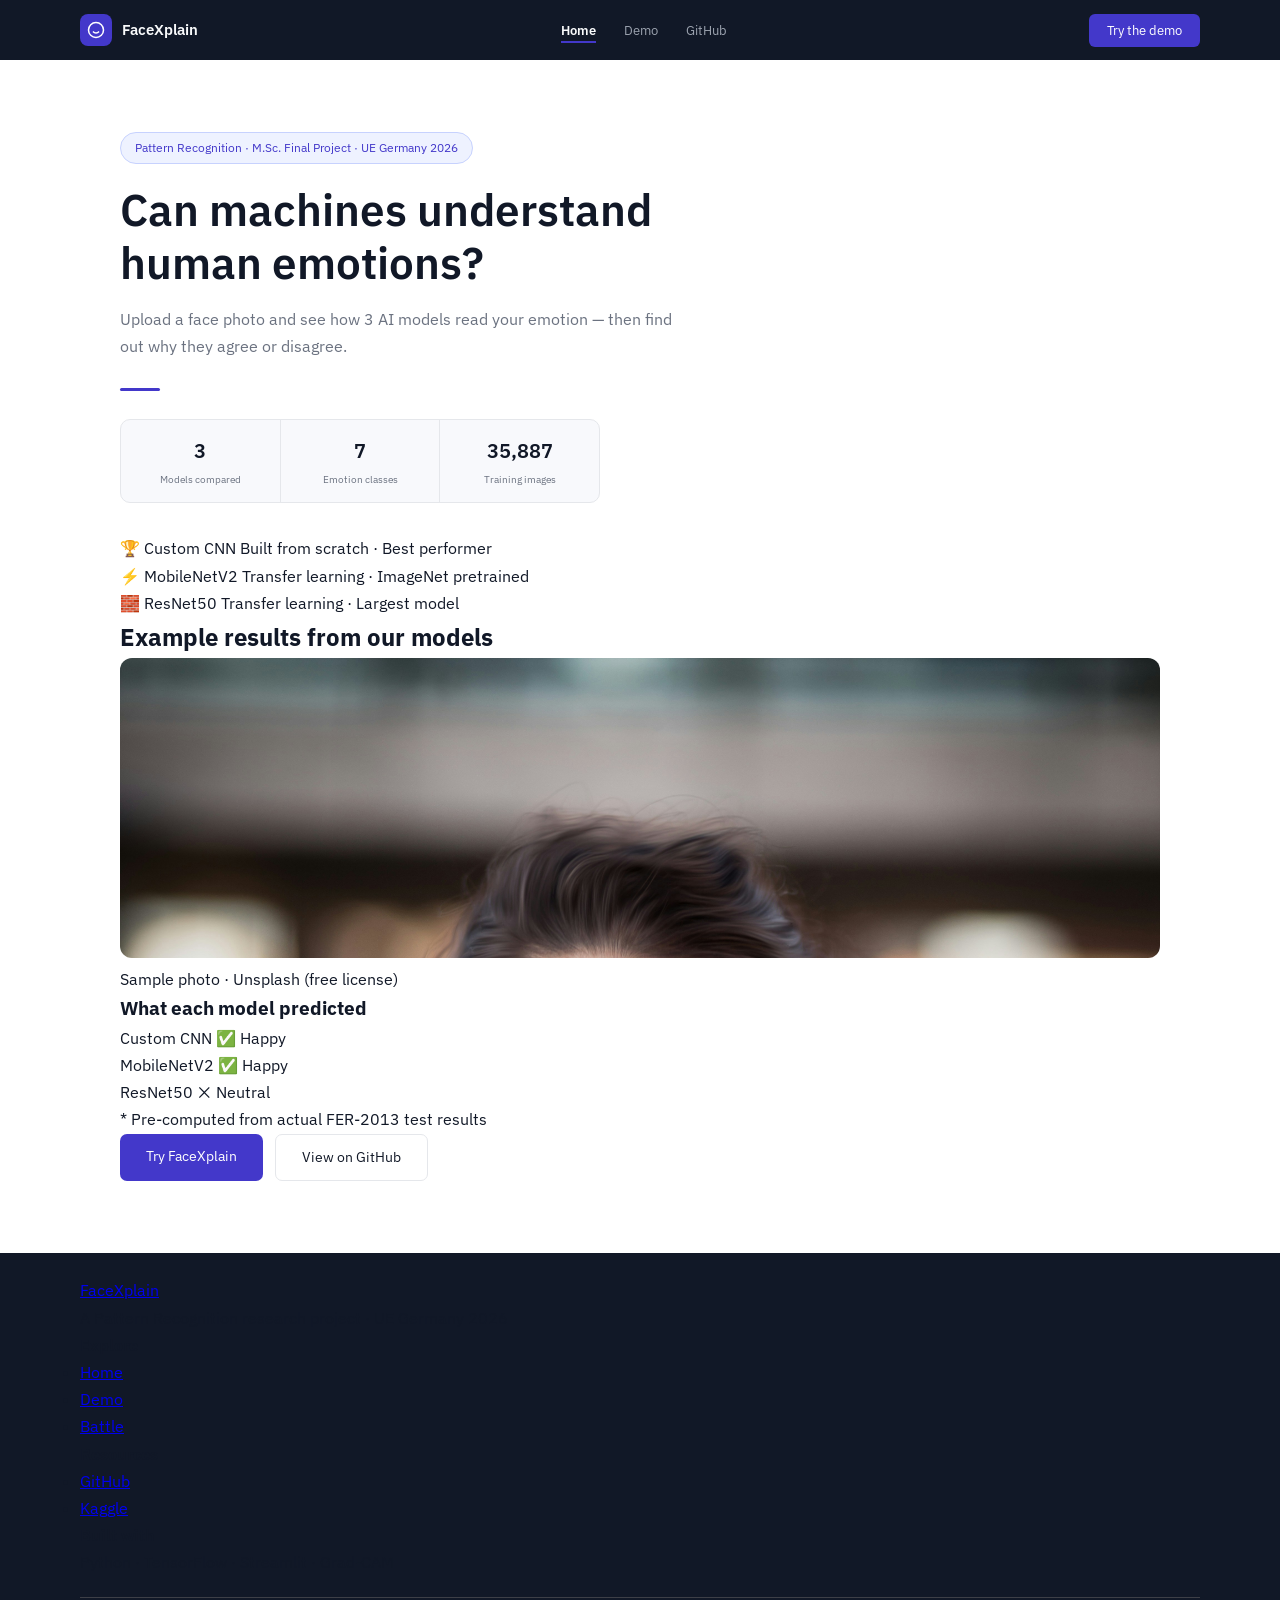
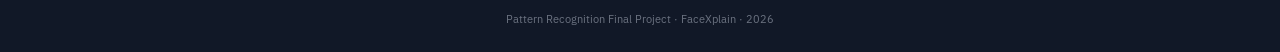
<file: website/index.html>
<!DOCTYPE html>
<html lang="en">
<head>
  <meta charset="UTF-8">
  <meta name="viewport" content="width=device-width, initial-scale=1.0">
  <title>FaceXplain — Facial Expression Recognition</title>
  <link rel="preconnect" href="https://fonts.googleapis.com">
  <link rel="preconnect" href="https://fonts.gstatic.com" crossorigin>
  <link href="https://fonts.googleapis.com/css2?family=IBM+Plex+Sans:wght@400;600&display=swap" rel="stylesheet">
  <link rel="stylesheet" href="styles.css">
</head>
<body>
  <nav>
    <div class="nav-logo">
      <div class="logo-box">
        <svg viewBox="0 0 24 24" fill="none" stroke="currentColor" stroke-width="2" width="18" height="18">
          <circle cx="12" cy="12" r="10"/>
          <path d="M8 14s1.5 2 4 2 4-2 4-2"/>
          <line x1="9" y1="9" x2="9.01" y2="9"/>
          <line x1="15" y1="9" x2="15.01" y2="9"/>
        </svg>
      </div>
      <span class="nav-brand">FaceXplain</span>
    </div>
    <ul class="nav-links">
      <li><a href="index.html">Home</a></li>
      <li><a href="models.html">Models</a></li>
      <li><a href="demo.html">Demo</a></li>
      <li><a href="xai.html">XAI</a></li>
      <li><a href="battle.html">Battle</a></li>
      <li><a href="https://github.com/yadatdtn-ctrl/facial-expression-recognition-framework" target="_blank">GitHub</a></li>
    </ul>
    <button class="nav-cta" onclick="window.location.href='demo.html'">Try the demo</button>
    <button class="hamburger" aria-label="Open menu">
      <span></span><span></span><span></span>
    </button>
  </nav>

  <main>
    <!-- Section 1 — Hero -->
    <div class="section-wrapper hero-wrapper">
      <div class="section hero-section">
        <span class="hero-tag" style="background: #EEF2FF; color: #4338CA; border: 1px solid #C7D2FE;">Pattern Recognition · M.Sc. Final Project · UE Germany 2026</span>
        <h1 class="hero-title">Can machines understand human emotions?</h1>
        <p class="hero-lead">Upload a face photo and see how 3 AI models read your emotion — then find out why they agree or disagree.</p>
        <div class="hero-line"></div>
        <div class="stats-strip">
          <div class="stats-box stats-box--indigo">
            <div class="stats-number">3</div>
            <div class="stats-label">Models compared</div>
          </div>
          <div class="stats-box stats-box--emerald">
            <div class="stats-number">7</div>
            <div class="stats-label">Emotion classes</div>
          </div>
          <div class="stats-box stats-box--amber">
            <div class="stats-number">35,887</div>
            <div class="stats-label">Training images</div>
          </div>
        </div>
        <div class="hero-model-cards">
          <div class="hero-model-card hero-model-card--cnn">
            <span class="hero-model-card-icon" aria-hidden="true">🏆</span>
            <span class="hero-model-card-name">Custom CNN</span>
            <span class="hero-model-card-sub">Built from scratch · Best performer</span>
          </div>
          <div class="hero-model-card hero-model-card--mob">
            <span class="hero-model-card-icon" aria-hidden="true">⚡</span>
            <span class="hero-model-card-name">MobileNetV2</span>
            <span class="hero-model-card-sub">Transfer learning · ImageNet pretrained</span>
          </div>
          <div class="hero-model-card hero-model-card--res">
            <span class="hero-model-card-icon" aria-hidden="true">🧱</span>
            <span class="hero-model-card-name">ResNet50</span>
            <span class="hero-model-card-sub">Transfer learning · Largest model</span>
          </div>
        </div>

        <div class="hero-sample-preview">
          <h2 class="hero-sample-preview-heading">Example results from our models</h2>
          <div class="hero-sample-preview-card">
            <div class="hero-sample-face">
              <div class="hero-sample-face-box">
                <img src="images/sample-happy.jpg" alt="Sample happy face" style="width:100%; height:300px; border-radius:12px; object-fit:cover; object-position:center top;">
              </div>
              <p class="hero-sample-face-label">Sample photo · Unsplash (free license)</p>
            </div>
            <div class="hero-sample-results">
              <h3 class="hero-sample-results-title">What each model predicted</h3>
              <div class="hero-pred-row">
                <div class="hero-pred-header">
                  <span class="hero-pred-dot hero-pred-dot--indigo"></span>
                  <span class="hero-pred-name">Custom CNN</span>
                  <span class="hero-pred-badge hero-pred-badge--ok">✅ Happy</span>
                </div>
                <div class="hero-pred-bar-track">
                  <div class="hero-pred-bar-fill hero-pred-bar-fill--indigo" style="width: 78%"></div>
                </div>
              </div>
              <div class="hero-pred-row">
                <div class="hero-pred-header">
                  <span class="hero-pred-dot hero-pred-dot--emerald"></span>
                  <span class="hero-pred-name">MobileNetV2</span>
                  <span class="hero-pred-badge hero-pred-badge--ok">✅ Happy</span>
                </div>
                <div class="hero-pred-bar-track">
                  <div class="hero-pred-bar-fill hero-pred-bar-fill--emerald" style="width: 55%"></div>
                </div>
              </div>
              <div class="hero-pred-row">
                <div class="hero-pred-header">
                  <span class="hero-pred-dot hero-pred-dot--amber"></span>
                  <span class="hero-pred-name">ResNet50</span>
                  <span class="hero-pred-badge hero-pred-badge--bad">❌ Neutral</span>
                </div>
                <div class="hero-pred-bar-track">
                  <div class="hero-pred-bar-fill hero-pred-bar-fill--amber" style="width: 42%"></div>
                </div>
              </div>
              <p class="hero-sample-note">* Pre-computed from actual FER-2013 test results</p>
            </div>
          </div>
        </div>

        <div class="hero-actions">
          <a href="https://yada-ctrl-facexplain-demo.hf.space" class="btn-primary" target="_blank" rel="noopener noreferrer">Try FaceXplain</a>
          <a href="https://github.com/yadatdtn-ctrl/facial-expression-recognition-framework" class="btn-secondary" target="_blank">View on GitHub</a>
        </div>
      </div>
    </div>
  </main>

  <footer class="site-footer">
    <div class="footer-main">
      <div class="footer-brand">
        <a href="index.html" class="footer-logo">FaceXplain</a>
        <p class="footer-tagline">A Pattern Recognition research project · UE Germany 2026</p>
      </div>
      <div class="footer-nav">
        <div class="footer-col">
          <h4 class="footer-col-title">Explore</h4>
          <ul class="footer-col-links">
            <li><a href="index.html">Home</a></li>
            <li><a href="demo.html">Demo</a></li>
            <li><a href="battle.html">Battle</a></li>
          </ul>
        </div>
        <div class="footer-col">
          <h4 class="footer-col-title">Resources</h4>
          <ul class="footer-col-links">
            <li><a href="https://github.com/yadatdtn-ctrl/facial-expression-recognition-framework" target="_blank" rel="noopener noreferrer">GitHub</a></li>
            <li><a href="https://www.kaggle.com/code/yadaaaat/facial-expression-recognition-framework" target="_blank" rel="noopener noreferrer">Kaggle</a></li>
          </ul>
        </div>
      </div>
      <div class="footer-built">
        <h4 class="footer-col-title">Built with</h4>
        <p class="footer-stack">Python · TensorFlow · Streamlit · Grad-CAM</p>
      </div>
    </div>
    <div class="footer-bottom">
      Pattern Recognition Final Project · FaceXplain · 2026
    </div>
  </footer>

  <script src="nav.js"></script>
</body>
</html>
</file>
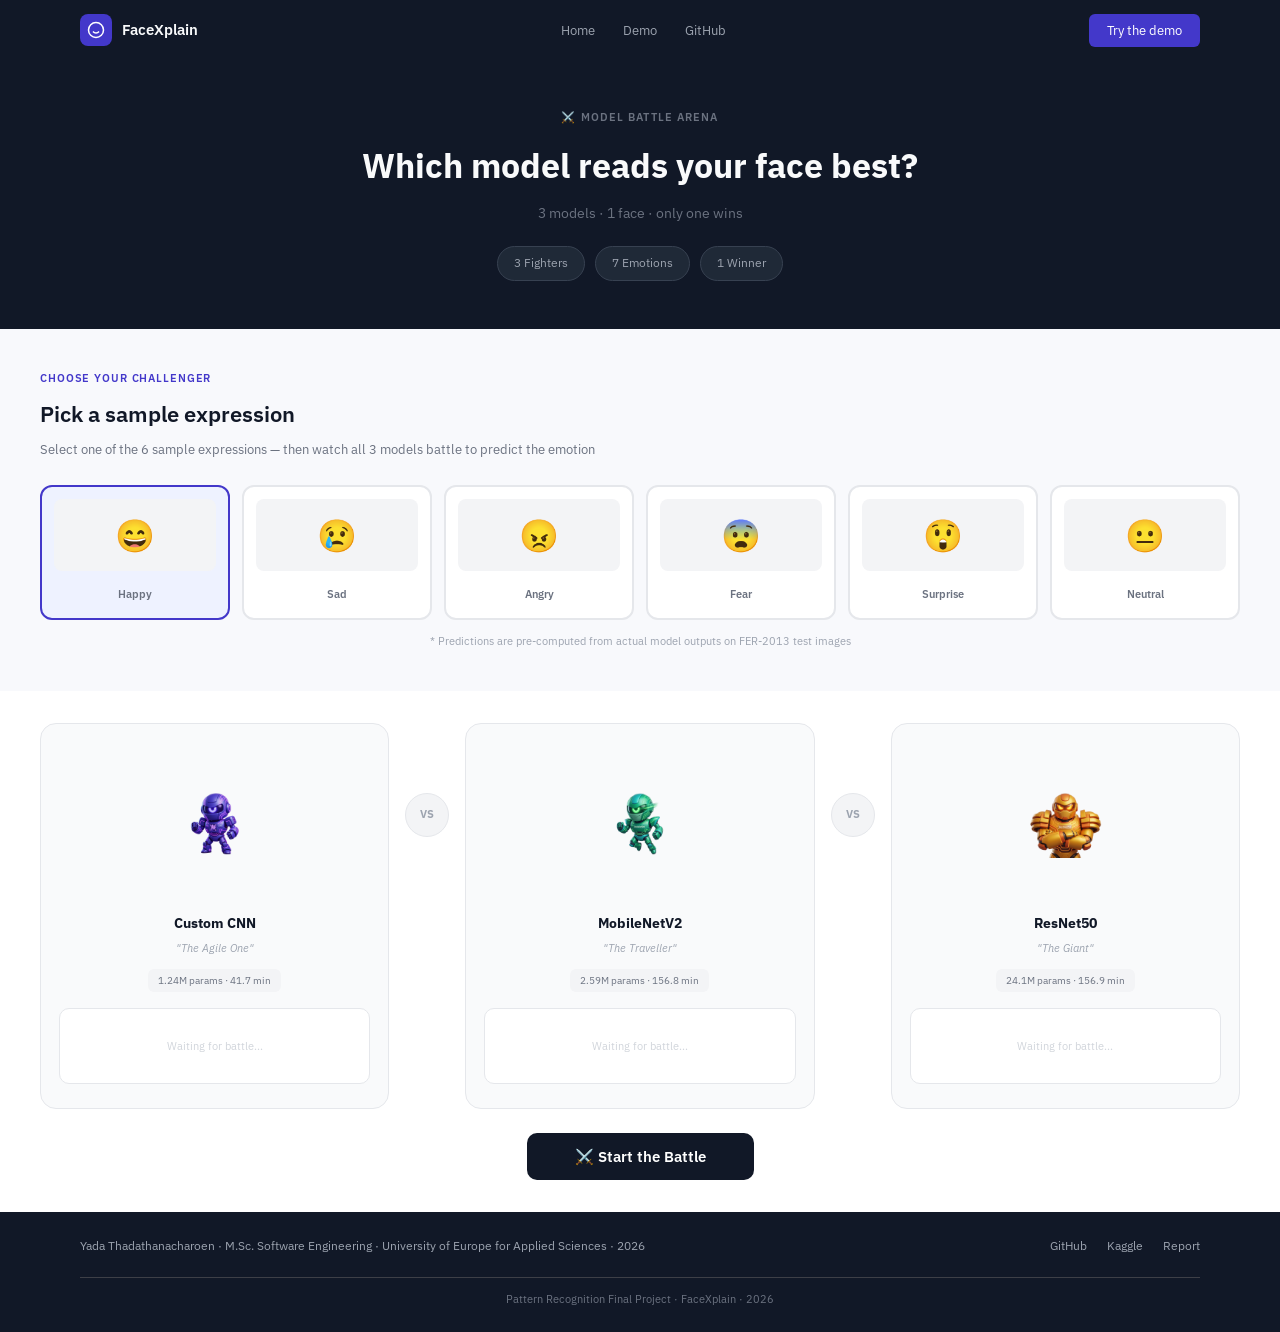
<file: website/battle.html>
<!DOCTYPE html>
<html lang="en">
<head>
  <meta charset="UTF-8">
  <meta name="viewport" content="width=device-width, initial-scale=1.0">
  <title>Model Battle Arena — FaceXplain</title>
  <link rel="preconnect" href="https://fonts.googleapis.com">
  <link rel="preconnect" href="https://fonts.gstatic.com" crossorigin>
  <link href="https://fonts.googleapis.com/css2?family=IBM+Plex+Sans:wght@400;600&display=swap" rel="stylesheet">
  <link rel="stylesheet" href="styles.css">
</head>
<body>
  <nav>
    <div class="nav-logo">
      <div class="logo-box">
        <svg viewBox="0 0 24 24" fill="none" stroke="currentColor" stroke-width="2" width="18" height="18">
          <circle cx="12" cy="12" r="10"/>
          <path d="M8 14s1.5 2 4 2 4-2 4-2"/>
          <line x1="9" y1="9" x2="9.01" y2="9"/>
          <line x1="15" y1="9" x2="15.01" y2="9"/>
        </svg>
      </div>
      <span class="nav-brand">FaceXplain</span>
    </div>
    <ul class="nav-links">
      <li><a href="index.html">Home</a></li>
      <li><a href="models.html">Models</a></li>
      <li><a href="demo.html">Demo</a></li>
      <li><a href="xai.html">XAI</a></li>
      <li><a href="battle.html" class="active">Battle</a></li>
      <li><a href="#" target="_blank">GitHub</a></li>
    </ul>
    <button class="nav-cta" onclick="window.location.href='demo.html'">Try the demo</button>
    <button class="hamburger" aria-label="Open menu">
      <span></span><span></span><span></span>
    </button>
  </nav>

  <main>
    <!-- Section 1 — Arena header -->
    <div class="arena-header">
      <p class="arena-eyebrow">⚔️ MODEL BATTLE ARENA</p>
      <h1 class="arena-title">Which model reads your face best?</h1>
      <p class="arena-subtitle">3 models · 1 face · only one wins</p>
      <div class="arena-stats">
        <span class="arena-stat-pill">3 Fighters</span>
        <span class="arena-stat-pill">7 Emotions</span>
        <span class="arena-stat-pill">1 Winner</span>
      </div>
    </div>

    <!-- Section 2 — Sample selector -->
    <div class="sample-selector">
      <div class="sample-selector-inner">
        <p class="sample-eyebrow">CHOOSE YOUR CHALLENGER</p>
        <h2 class="sample-title">Pick a sample expression</h2>
        <p class="sample-subtitle">Select one of the 6 sample expressions — then watch all 3 models battle to predict the emotion</p>
        <div class="sample-grid">
          <div class="sample-card selected" onclick="selectSample(this, 0)">
            <div class="sample-emoji">😄</div>
            <span class="sample-label">Happy</span>
          </div>
          <div class="sample-card" onclick="selectSample(this, 1)">
            <div class="sample-emoji">😢</div>
            <span class="sample-label">Sad</span>
          </div>
          <div class="sample-card" onclick="selectSample(this, 2)">
            <div class="sample-emoji">😠</div>
            <span class="sample-label">Angry</span>
          </div>
          <div class="sample-card" onclick="selectSample(this, 3)">
            <div class="sample-emoji">😨</div>
            <span class="sample-label">Fear</span>
          </div>
          <div class="sample-card" onclick="selectSample(this, 4)">
            <div class="sample-emoji">😲</div>
            <span class="sample-label">Surprise</span>
          </div>
          <div class="sample-card" onclick="selectSample(this, 5)">
            <div class="sample-emoji">😐</div>
            <span class="sample-label">Neutral</span>
          </div>
        </div>
        <p class="sample-note">* Predictions are pre-computed from actual model outputs on FER-2013 test images</p>
      </div>
    </div>

    <!-- Section 3 — Fighter cards -->
    <div class="fighter-arena">
      <div class="fighter-grid">
        <div class="fighter" id="fighter-cnn">
          <span class="crown">👑</span>
          <div class="fighter-image">
            <img src="images/custom-cnn.png" alt="Custom CNN fighter">
          </div>
          <div class="fighter-name">Custom CNN</div>
          <div class="fighter-nickname">"The Agile One"</div>
          <span class="fighter-params">1.24M params · 41.7 min</span>
          <div class="result-box">
            <span class="result-waiting">Waiting for battle...</span>
          </div>
        </div>

        <div class="vs-col">
          <div class="vs-circle">VS</div>
        </div>

        <div class="fighter" id="fighter-mob">
          <span class="crown">👑</span>
          <div class="fighter-image">
            <img src="images/mobilenet.png" alt="MobileNetV2 fighter">
          </div>
          <div class="fighter-name">MobileNetV2</div>
          <div class="fighter-nickname">"The Traveller"</div>
          <span class="fighter-params">2.59M params · 156.8 min</span>
          <div class="result-box">
            <span class="result-waiting">Waiting for battle...</span>
          </div>
        </div>

        <div class="vs-col">
          <div class="vs-circle">VS</div>
        </div>

        <div class="fighter" id="fighter-res">
          <span class="crown">👑</span>
          <div class="fighter-image">
            <img src="images/resnet50.png" alt="ResNet50 fighter">
          </div>
          <div class="fighter-name">ResNet50</div>
          <div class="fighter-nickname">"The Giant"</div>
          <span class="fighter-params">24.1M params · 156.9 min</span>
          <div class="result-box">
            <span class="result-waiting">Waiting for battle...</span>
          </div>
        </div>
      </div>
    </div>

    <!-- Section 4 — Progress and battle button -->
    <div class="battle-controls">
      <div id="progressWrap" class="progress-wrap">
        <p id="progressLabel" class="progress-label"></p>
        <div class="progress-track">
          <div id="progressFill" class="progress-fill"></div>
        </div>
      </div>
      <button type="button" id="battleBtn" class="battle-btn">⚔️ Start the Battle</button>
    </div>

    <!-- Section 5 — Outcome box -->
    <div id="outcomeBox" class="outcome-box">
      <span class="outcome-crown">🏆</span>
      <h3 id="outcomeTitle" class="outcome-title"></h3>
      <p id="outcomeBody" class="outcome-body"></p>
      <div id="outcomeTags" class="outcome-tags"></div>
    </div>

    <!-- Section 6 — Confidence breakdown -->
    <div id="confidenceBreakdown" class="confidence-breakdown">
      <p class="confidence-eyebrow">BATTLE ANALYSIS</p>
      <h2 class="confidence-title">Confidence Breakdown</h2>
      <p class="confidence-subtitle">How close was the battle? See all 7 emotion scores per model</p>
      <div class="confidence-panels">
        <div class="confidence-panel confidence-panel--cnn" id="breakdown-cnn">
          <div class="confidence-panel-header">
            <img src="images/custom-cnn.png" alt="" class="confidence-panel-img">
            <span class="confidence-panel-name">Custom CNN</span>
          </div>
          <div class="confidence-bars">
            <div class="confidence-bar-row" data-emotion="angry">
              <div class="confidence-bar-label"><span class="confidence-emotion-name">Angry</span></div>
              <div class="confidence-bar-track"><div class="confidence-bar-fill"></div></div>
            </div>
            <div class="confidence-bar-row" data-emotion="disgust">
              <div class="confidence-bar-label"><span class="confidence-emotion-name">Disgust</span></div>
              <div class="confidence-bar-track"><div class="confidence-bar-fill"></div></div>
            </div>
            <div class="confidence-bar-row" data-emotion="fear">
              <div class="confidence-bar-label"><span class="confidence-emotion-name">Fear</span></div>
              <div class="confidence-bar-track"><div class="confidence-bar-fill"></div></div>
            </div>
            <div class="confidence-bar-row" data-emotion="happy">
              <div class="confidence-bar-label"><span class="confidence-emotion-name">Happy</span></div>
              <div class="confidence-bar-track"><div class="confidence-bar-fill"></div></div>
            </div>
            <div class="confidence-bar-row" data-emotion="neutral">
              <div class="confidence-bar-label"><span class="confidence-emotion-name">Neutral</span></div>
              <div class="confidence-bar-track"><div class="confidence-bar-fill"></div></div>
            </div>
            <div class="confidence-bar-row" data-emotion="sad">
              <div class="confidence-bar-label"><span class="confidence-emotion-name">Sad</span></div>
              <div class="confidence-bar-track"><div class="confidence-bar-fill"></div></div>
            </div>
            <div class="confidence-bar-row" data-emotion="surprise">
              <div class="confidence-bar-label"><span class="confidence-emotion-name">Surprise</span></div>
              <div class="confidence-bar-track"><div class="confidence-bar-fill"></div></div>
            </div>
          </div>
        </div>
        <div class="confidence-panel confidence-panel--mob" id="breakdown-mob">
          <div class="confidence-panel-header">
            <img src="images/mobilenet.png" alt="" class="confidence-panel-img">
            <span class="confidence-panel-name">MobileNetV2</span>
          </div>
          <div class="confidence-bars">
            <div class="confidence-bar-row" data-emotion="angry">
              <div class="confidence-bar-label"><span class="confidence-emotion-name">Angry</span></div>
              <div class="confidence-bar-track"><div class="confidence-bar-fill"></div></div>
            </div>
            <div class="confidence-bar-row" data-emotion="disgust">
              <div class="confidence-bar-label"><span class="confidence-emotion-name">Disgust</span></div>
              <div class="confidence-bar-track"><div class="confidence-bar-fill"></div></div>
            </div>
            <div class="confidence-bar-row" data-emotion="fear">
              <div class="confidence-bar-label"><span class="confidence-emotion-name">Fear</span></div>
              <div class="confidence-bar-track"><div class="confidence-bar-fill"></div></div>
            </div>
            <div class="confidence-bar-row" data-emotion="happy">
              <div class="confidence-bar-label"><span class="confidence-emotion-name">Happy</span></div>
              <div class="confidence-bar-track"><div class="confidence-bar-fill"></div></div>
            </div>
            <div class="confidence-bar-row" data-emotion="neutral">
              <div class="confidence-bar-label"><span class="confidence-emotion-name">Neutral</span></div>
              <div class="confidence-bar-track"><div class="confidence-bar-fill"></div></div>
            </div>
            <div class="confidence-bar-row" data-emotion="sad">
              <div class="confidence-bar-label"><span class="confidence-emotion-name">Sad</span></div>
              <div class="confidence-bar-track"><div class="confidence-bar-fill"></div></div>
            </div>
            <div class="confidence-bar-row" data-emotion="surprise">
              <div class="confidence-bar-label"><span class="confidence-emotion-name">Surprise</span></div>
              <div class="confidence-bar-track"><div class="confidence-bar-fill"></div></div>
            </div>
          </div>
        </div>
        <div class="confidence-panel confidence-panel--res" id="breakdown-res">
          <div class="confidence-panel-header">
            <img src="images/resnet50.png" alt="" class="confidence-panel-img">
            <span class="confidence-panel-name">ResNet50</span>
          </div>
          <div class="confidence-bars">
            <div class="confidence-bar-row" data-emotion="angry">
              <div class="confidence-bar-label"><span class="confidence-emotion-name">Angry</span></div>
              <div class="confidence-bar-track"><div class="confidence-bar-fill"></div></div>
            </div>
            <div class="confidence-bar-row" data-emotion="disgust">
              <div class="confidence-bar-label"><span class="confidence-emotion-name">Disgust</span></div>
              <div class="confidence-bar-track"><div class="confidence-bar-fill"></div></div>
            </div>
            <div class="confidence-bar-row" data-emotion="fear">
              <div class="confidence-bar-label"><span class="confidence-emotion-name">Fear</span></div>
              <div class="confidence-bar-track"><div class="confidence-bar-fill"></div></div>
            </div>
            <div class="confidence-bar-row" data-emotion="happy">
              <div class="confidence-bar-label"><span class="confidence-emotion-name">Happy</span></div>
              <div class="confidence-bar-track"><div class="confidence-bar-fill"></div></div>
            </div>
            <div class="confidence-bar-row" data-emotion="neutral">
              <div class="confidence-bar-label"><span class="confidence-emotion-name">Neutral</span></div>
              <div class="confidence-bar-track"><div class="confidence-bar-fill"></div></div>
            </div>
            <div class="confidence-bar-row" data-emotion="sad">
              <div class="confidence-bar-label"><span class="confidence-emotion-name">Sad</span></div>
              <div class="confidence-bar-track"><div class="confidence-bar-fill"></div></div>
            </div>
            <div class="confidence-bar-row" data-emotion="surprise">
              <div class="confidence-bar-label"><span class="confidence-emotion-name">Surprise</span></div>
              <div class="confidence-bar-track"><div class="confidence-bar-fill"></div></div>
            </div>
          </div>
        </div>
      </div>
    </div>
  </main>

  <footer>
    <span class="footer-name">Yada Thadathanacharoen · M.Sc. Software Engineering · University of Europe for Applied Sciences · 2026</span>
    <div class="footer-links">
      <a href="#" target="_blank">GitHub</a>
      <a href="#" target="_blank">Kaggle</a>
      <a href="#" target="_blank">Report</a>
    </div>
    <div class="footer-bottom">Pattern Recognition Final Project · FaceXplain · 2026</div>
  </footer>

  <script src="nav.js"></script>
  <script>
    const EMOTIONS = ['Angry', 'Disgust', 'Fear', 'Happy', 'Neutral', 'Sad', 'Surprise'];
    const EMOJIS = ['😠', '🤢', '😨', '😄', '😐', '😢', '😲'];
    const EMOTION_KEYS = ['angry', 'disgust', 'fear', 'happy', 'neutral', 'sad', 'surprise'];

    const FIGHTERS = [
      { el: 'fighter-cnn', key: 'cnn', winnerClass: 'winner-cnn', emotionClass: 'result-emotion-cnn', panelId: 'breakdown-cnn' },
      { el: 'fighter-mob', key: 'mob', winnerClass: 'winner-mob', emotionClass: 'result-emotion-mob', panelId: 'breakdown-mob' },
      { el: 'fighter-res', key: 'res', winnerClass: 'winner-res', emotionClass: 'result-emotion-res', panelId: 'breakdown-res' }
    ];

    const BATTLE_DATA = [
      {
        label: 'Happy',
        agree: false,
        tlAgree: true,
        winner: 'cnn',
        predictions: { cnn: 'Happy', mob: 'Happy', res: 'Neutral' },
        confidence: {
          cnn: { Angry: 5, Disgust: 2, Fear: 3, Happy: 78, Neutral: 8, Sad: 3, Surprise: 1 },
          mob: { Angry: 8, Disgust: 3, Fear: 5, Happy: 55, Neutral: 20, Sad: 6, Surprise: 3 },
          res: { Angry: 12, Disgust: 4, Fear: 8, Happy: 32, Neutral: 42, Sad: 1, Surprise: 1 }
        }
      },
      {
        label: 'Sad',
        agree: true,
        tlAgree: true,
        winner: 'cnn',
        predictions: { cnn: 'Sad', mob: 'Sad', res: 'Sad' },
        confidence: {
          cnn: { Angry: 8, Disgust: 3, Fear: 6, Happy: 4, Neutral: 12, Sad: 65, Surprise: 2 },
          mob: { Angry: 10, Disgust: 4, Fear: 8, Happy: 5, Neutral: 15, Sad: 55, Surprise: 3 },
          res: { Angry: 11, Disgust: 4, Fear: 9, Happy: 5, Neutral: 14, Sad: 54, Surprise: 3 }
        }
      },
      {
        label: 'Angry',
        agree: false,
        tlAgree: false,
        winner: 'cnn',
        predictions: { cnn: 'Angry', mob: 'Angry', res: 'Sad' },
        confidence: {
          cnn: { Angry: 72, Disgust: 8, Fear: 5, Happy: 3, Neutral: 6, Sad: 4, Surprise: 2 },
          mob: { Angry: 68, Disgust: 6, Fear: 7, Happy: 2, Neutral: 8, Sad: 7, Surprise: 2 },
          res: { Angry: 28, Disgust: 5, Fear: 10, Happy: 4, Neutral: 15, Sad: 35, Surprise: 3 }
        }
      },
      {
        label: 'Fear',
        agree: false,
        tlAgree: true,
        winner: 'cnn',
        predictions: { cnn: 'Fear', mob: 'Angry', res: 'Angry' },
        confidence: {
          cnn: { Angry: 8, Disgust: 3, Fear: 61, Happy: 4, Neutral: 10, Sad: 9, Surprise: 5 },
          mob: { Angry: 45, Disgust: 5, Fear: 18, Happy: 3, Neutral: 12, Sad: 10, Surprise: 7 },
          res: { Angry: 48, Disgust: 4, Fear: 15, Happy: 2, Neutral: 14, Sad: 10, Surprise: 7 }
        }
      },
      {
        label: 'Surprise',
        agree: true,
        tlAgree: true,
        winner: 'cnn',
        predictions: { cnn: 'Surprise', mob: 'Surprise', res: 'Surprise' },
        confidence: {
          cnn: { Angry: 3, Disgust: 1, Fear: 8, Happy: 12, Neutral: 5, Sad: 2, Surprise: 69 },
          mob: { Angry: 4, Disgust: 2, Fear: 10, Happy: 10, Neutral: 6, Sad: 3, Surprise: 65 },
          res: { Angry: 5, Disgust: 2, Fear: 9, Happy: 11, Neutral: 7, Sad: 3, Surprise: 63 }
        }
      },
      {
        label: 'Neutral',
        agree: false,
        tlAgree: false,
        winner: 'cnn',
        predictions: { cnn: 'Neutral', mob: 'Neutral', res: 'Angry' },
        confidence: {
          cnn: { Angry: 6, Disgust: 2, Fear: 4, Happy: 8, Neutral: 68, Sad: 10, Surprise: 2 },
          mob: { Angry: 7, Disgust: 3, Fear: 5, Happy: 9, Neutral: 65, Sad: 9, Surprise: 2 },
          res: { Angry: 38, Disgust: 4, Fear: 8, Happy: 6, Neutral: 24, Sad: 14, Surprise: 6 }
        }
      }
    ];

    let selectedSample = 0;
    let battleRunning = false;

    const battleBtn = document.getElementById('battleBtn');
    const progressWrap = document.getElementById('progressWrap');
    const progressLabel = document.getElementById('progressLabel');
    const progressFill = document.getElementById('progressFill');
    const outcomeBox = document.getElementById('outcomeBox');
    const outcomeTitle = document.getElementById('outcomeTitle');
    const outcomeBody = document.getElementById('outcomeBody');
    const outcomeTags = document.getElementById('outcomeTags');
    const confidenceBreakdown = document.getElementById('confidenceBreakdown');

    const sleep = (ms) => new Promise((resolve) => setTimeout(resolve, ms));

    function emotionEmoji(emotion) {
      return EMOJIS[EMOTIONS.indexOf(emotion)];
    }

    function selectSample(el, idx) {
      document.querySelectorAll('.sample-card').forEach((card) => card.classList.remove('selected'));
      el.classList.add('selected');
      selectedSample = idx;
      reset();
    }

    function reset() {
      FIGHTERS.forEach(({ el, winnerClass }) => {
        const fighter = document.getElementById(el);
        fighter.classList.remove(winnerClass, 'loser');
        fighter.querySelector('.result-box').innerHTML =
          '<span class="result-waiting">Waiting for battle...</span>';
      });

      progressWrap.style.display = 'none';
      progressLabel.textContent = '';
      progressFill.style.width = '0%';

      outcomeBox.classList.remove('show');
      outcomeTitle.textContent = '';
      outcomeBody.innerHTML = '';
      outcomeTags.innerHTML = '';

      confidenceBreakdown.classList.remove('show');
      EMOTION_KEYS.forEach((key) => {
        FIGHTERS.forEach(({ panelId }) => {
          const panel = document.getElementById(panelId);
          const row = panel.querySelector(`[data-emotion="${key}"]`);
          row.querySelector('.confidence-bar-label').classList.remove('is-winner');
          row.querySelector('.confidence-bar-fill').style.width = '0%';
        });
      });

      if (!battleRunning) {
        battleBtn.disabled = false;
        battleBtn.textContent = '⚔️ Start the Battle';
      }
    }

    function getOutcomeContent(data) {
      const p = data.predictions;
      const winnerName = 'Custom CNN';

      if (data.agree) {
        return {
          title: `All 3 models agree — ${winnerName} wins!`,
          body: `All three models detected <strong>${p.cnn}</strong>. When architectures this different all converge on the same prediction, confidence is high. Compare the bars — notice how all three show similar distributions.`,
          tags: [
            { class: 'tag-agree', text: '✓ All models agree' },
            { class: 'tag-domain', text: 'High confidence' }
          ]
        };
      }

      const allDifferent = p.cnn !== p.mob && p.cnn !== p.res && p.mob !== p.res;

      if (data.tlAgree) {
        const tlEmotion = p.mob === p.res ? p.mob : p.res;
        return {
          title: 'Domain gap detected — Custom CNN wins!',
          body: `Custom CNN detected <strong>${p.cnn}</strong> while both transfer learning models predicted <strong>${tlEmotion}</strong>. This is domain gap in action — MobileNetV2 and ResNet50 were pretrained on ImageNet RGB photos, not 48×48 grayscale faces. Notice in the confidence bars how the transfer learning models spread their confidence differently.`,
          tags: [
            { class: 'tag-disagree', text: '⚠ Models disagree' },
            { class: 'tag-domain', text: 'Domain gap detected' }
          ]
        };
      }

      if (allDifferent) {
        return {
          title: `Total disagreement — ${winnerName} wins!`,
          body: 'All 3 models predicted different emotions. This is a genuinely ambiguous expression — even humans struggle with this face. The confidence bars reveal how uncertain each model was.',
          tags: [
            { class: 'tag-disagree', text: '⚠ Full disagreement' },
            { class: 'tag-domain', text: 'Ambiguous expression' }
          ]
        };
      }

      return {
        title: `Total disagreement — ${winnerName} wins!`,
        body: 'All 3 models predicted different emotions. This is a genuinely ambiguous expression — even humans struggle with this face. The confidence bars reveal how uncertain each model was.',
        tags: [
          { class: 'tag-disagree', text: '⚠ Full disagreement' },
          { class: 'tag-domain', text: 'Ambiguous expression' }
        ]
      };
    }

    function showOutcome(data) {
      const content = getOutcomeContent(data);
      outcomeTitle.textContent = content.title;
      outcomeBody.innerHTML = content.body;
      outcomeTags.innerHTML = content.tags
        .map(({ class: cls, text }) => `<span class="${cls}">${text}</span>`)
        .join('');
      outcomeBox.classList.add('show');
    }

    function renderConfidence(confidence, predictions) {
      FIGHTERS.forEach(({ key, panelId }) => {
        const panel = document.getElementById(panelId);
        const pred = predictions[key].toLowerCase();

        EMOTION_KEYS.forEach((emotionKey, i) => {
          const emotionName = EMOTIONS[i];
          const row = panel.querySelector(`[data-emotion="${emotionKey}"]`);
          const label = row.querySelector('.confidence-bar-label');
          const fill = row.querySelector('.confidence-bar-fill');

          label.classList.toggle('is-winner', pred === emotionKey);
          fill.style.width = confidence[key][emotionName] + '%';
        });
      });
    }

    async function runBattle() {
      if (battleRunning) return;
      battleRunning = true;
      reset();

      const data = BATTLE_DATA[selectedSample];
      battleBtn.disabled = true;

      progressWrap.style.display = 'block';
      const steps = [
        { label: '🧠 Loading Custom CNN...', pct: 25 },
        { label: '📱 Loading MobileNetV2...', pct: 50 },
        { label: '🏛️ Loading ResNet50...', pct: 75 },
        { label: '⚡ Running predictions...', pct: 100 }
      ];

      for (const step of steps) {
        progressLabel.textContent = step.label;
        progressFill.style.width = step.pct + '%';
        await sleep(550);
      }

      progressWrap.style.display = 'none';

      for (const fighter of FIGHTERS) {
        const el = document.getElementById(fighter.el);
        const emotion = data.predictions[fighter.key];

        el.classList.add('shaking');
        await sleep(500);
        el.classList.remove('shaking');

        el.querySelector('.result-box').innerHTML =
          `<div class="pop-in"><div class="result-emoji">${emotionEmoji(emotion)}</div>` +
          `<div class="result-emotion ${fighter.emotionClass}">${emotion}</div></div>`;

        await sleep(650);
      }

      await sleep(400);

      FIGHTERS.forEach(({ el, key, winnerClass: wc }) => {
        const fighter = document.getElementById(el);
        if (key === data.winner) {
          fighter.classList.add(wc);
        } else {
          fighter.classList.add('loser');
        }
      });

      await sleep(300);
      showOutcome(data);

      await sleep(400);
      confidenceBreakdown.classList.add('show');
      renderConfidence(data.confidence, data.predictions);

      battleBtn.disabled = false;
      battleBtn.textContent = '🔄 Battle again';
      battleRunning = false;
    }

    battleBtn.addEventListener('click', runBattle);
  </script>
</body>
</html>
</file>
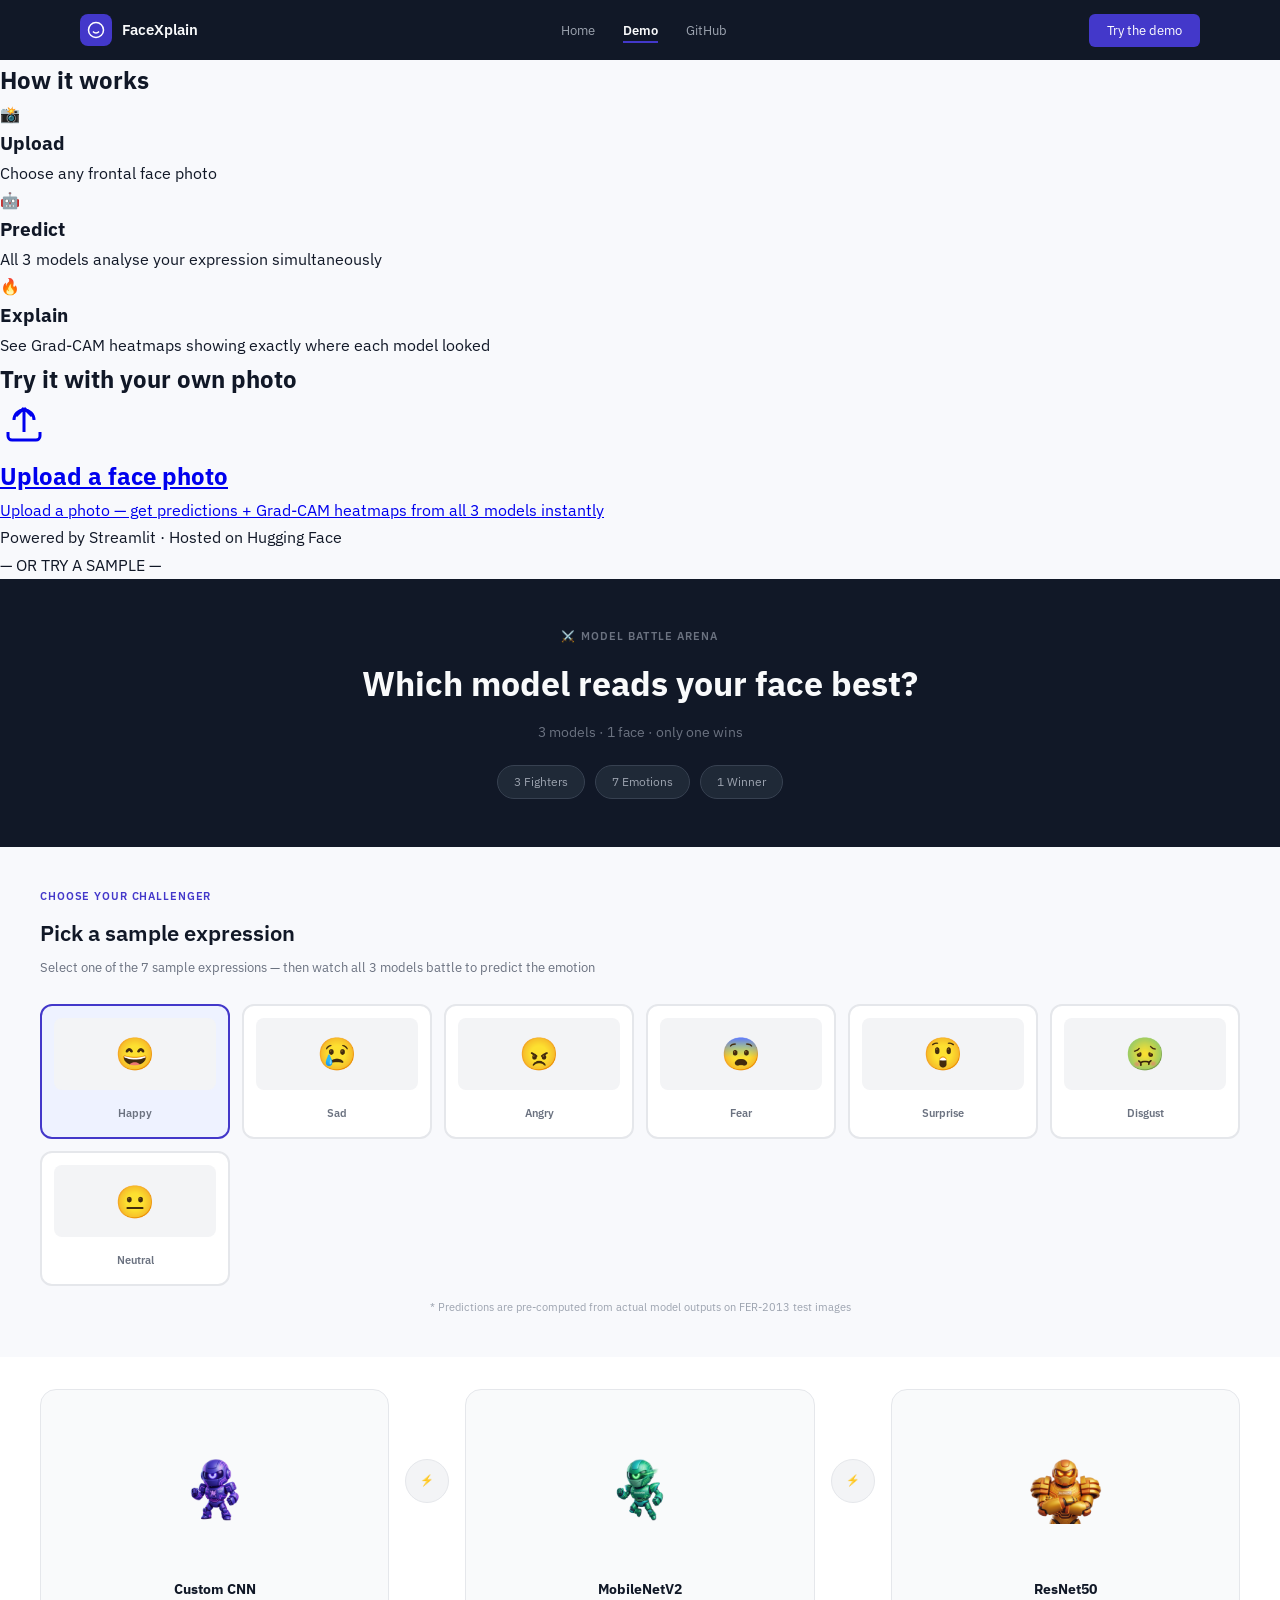
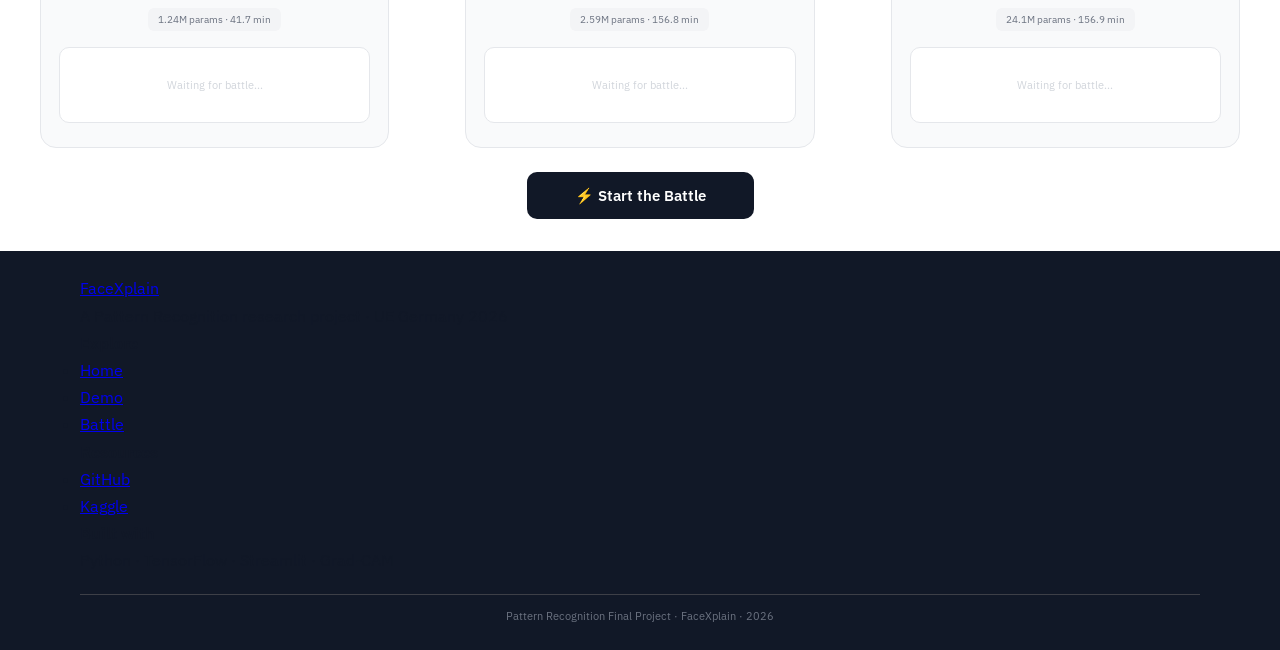
<file: website/demo.html>
<!DOCTYPE html>
<html lang="en">
<head>
  <meta charset="UTF-8">
  <meta name="viewport" content="width=device-width, initial-scale=1.0">
  <title>Demo — FaceXplain</title>
  <link rel="preconnect" href="https://fonts.googleapis.com">
  <link rel="preconnect" href="https://fonts.gstatic.com" crossorigin>
  <link href="https://fonts.googleapis.com/css2?family=IBM+Plex+Sans:wght@400;600&display=swap" rel="stylesheet">
  <link rel="stylesheet" href="styles.css">
</head>
<body>
  <nav>
    <div class="nav-logo">
      <div class="logo-box">
        <svg viewBox="0 0 24 24" fill="none" stroke="currentColor" stroke-width="2" width="18" height="18">
          <circle cx="12" cy="12" r="10"/>
          <path d="M8 14s1.5 2 4 2 4-2 4-2"/>
          <line x1="9" y1="9" x2="9.01" y2="9"/>
          <line x1="15" y1="9" x2="15.01" y2="9"/>
        </svg>
      </div>
      <span class="nav-brand">FaceXplain</span>
    </div>
    <ul class="nav-links">
      <li><a href="index.html">Home</a></li>
      <li><a href="models.html">Models</a></li>
      <li><a href="demo.html">Demo</a></li>
      <li><a href="xai.html">XAI</a></li>
      <li><a href="battle.html">Battle</a></li>
      <li><a href="https://github.com/yadatdtn-ctrl/facial-expression-recognition-framework" target="_blank">GitHub</a></li>
    </ul>
    <button class="nav-cta" onclick="window.location.href='demo.html'">Try the demo</button>
    <button class="hamburger" aria-label="Open menu">
      <span></span><span></span><span></span>
    </button>
  </nav>

  <main>
    <!-- How it works -->
    <section class="demo-intro">
      <h2 class="demo-intro-title">How it works</h2>
      <div class="demo-steps">
        <div class="demo-step">
          <span class="demo-step-icon" aria-hidden="true">📸</span>
          <h3 class="demo-step-name">Upload</h3>
          <p class="demo-step-desc">Choose any frontal face photo</p>
        </div>
        <div class="demo-step">
          <span class="demo-step-icon" aria-hidden="true">🤖</span>
          <h3 class="demo-step-name">Predict</h3>
          <p class="demo-step-desc">All 3 models analyse your expression simultaneously</p>
        </div>
        <div class="demo-step">
          <span class="demo-step-icon" aria-hidden="true">🔥</span>
          <h3 class="demo-step-name">Explain</h3>
          <p class="demo-step-desc">See Grad-CAM heatmaps showing exactly where each model looked</p>
        </div>
      </div>
    </section>

    <!-- Section 1 — Upload zone -->
    <section class="demo-upload-section demo-page">
      <h2 class="demo-upload-section-title">Try it with your own photo</h2>
      <a
        href="https://yada-ctrl-facexplain-demo.hf.space"
        class="demo-upload-zone"
        target="_blank"
        rel="noopener noreferrer"
        aria-label="Open the live demo on Hugging Face to upload a face photo"
      >
        <svg class="demo-upload-icon" viewBox="0 0 24 24" fill="none" stroke="currentColor" stroke-width="1.5" width="48" height="48" aria-hidden="true">
          <path d="M12 16V4m0 0l-4 4m4-4l4 4"/>
          <path d="M4 16v2a2 2 0 0 0 2 2h12a2 2 0 0 0 2-2v-2"/>
          <path d="M7 10a5 5 0 0 1 10 0"/>
        </svg>
        <h1 class="demo-upload-title">Upload a face photo</h1>
        <p class="demo-upload-subtext">Upload a photo — get predictions + Grad-CAM heatmaps from all 3 models instantly</p>
      </a>
      <p class="demo-powered">Powered by Streamlit · Hosted on Hugging Face</p>
    </section>

    <p class="demo-section-divider">— OR TRY A SAMPLE —</p>

    <!-- Section 2 — Battle Arena -->
    <section class="battle-arena">
    <div class="arena-header">
      <p class="arena-eyebrow">⚔️ MODEL BATTLE ARENA</p>
      <h1 class="arena-title">Which model reads your face best?</h1>
      <p class="arena-subtitle">3 models · 1 face · only one wins</p>
      <div class="arena-stats">
        <span class="arena-stat-pill">3 Fighters</span>
        <span class="arena-stat-pill">7 Emotions</span>
        <span class="arena-stat-pill">1 Winner</span>
      </div>
    </div>

    <div class="sample-selector">
      <div class="sample-selector-inner">
        <p class="sample-eyebrow">CHOOSE YOUR CHALLENGER</p>
        <h2 class="sample-title">Pick a sample expression</h2>
        <p class="sample-subtitle">Select one of the 7 sample expressions — then watch all 3 models battle to predict the emotion</p>
        <div class="sample-grid">
          <div class="sample-card selected" onclick="selectSample(this, 0)">
            <div class="sample-emoji">😄</div>
            <span class="sample-label">Happy</span>
          </div>
          <div class="sample-card" onclick="selectSample(this, 1)">
            <div class="sample-emoji">😢</div>
            <span class="sample-label">Sad</span>
          </div>
          <div class="sample-card" onclick="selectSample(this, 2)">
            <div class="sample-emoji">😠</div>
            <span class="sample-label">Angry</span>
          </div>
          <div class="sample-card" onclick="selectSample(this, 3)">
            <div class="sample-emoji">😨</div>
            <span class="sample-label">Fear</span>
          </div>
          <div class="sample-card" onclick="selectSample(this, 4)">
            <div class="sample-emoji">😲</div>
            <span class="sample-label">Surprise</span>
          </div>
          <div class="sample-card" onclick="selectSample(this, 5)">
            <div class="sample-emoji">🤢</div>
            <span class="sample-label">Disgust</span>
          </div>
          <div class="sample-card" onclick="selectSample(this, 6)">
            <div class="sample-emoji">😐</div>
            <span class="sample-label">Neutral</span>
          </div>
        </div>
        <p class="sample-note">* Predictions are pre-computed from actual model outputs on FER-2013 test images</p>
      </div>
    </div>

    <div class="fighter-arena">
      <div class="fighter-grid">
        <div class="fighter fighter--cnn" id="fighter-cnn">
          <span class="crown">👑</span>
          <div class="fighter-image">
            <img src="images/custom-cnn.png" alt="Custom CNN fighter">
          </div>
          <div class="fighter-name">Custom CNN</div>
          <span class="fighter-params">1.24M params · 41.7 min</span>
          <div class="result-box">
            <span class="result-waiting">Waiting for battle...</span>
          </div>
        </div>

        <div class="vs-col">
          <div class="vs-circle">⚡</div>
        </div>

        <div class="fighter fighter--mob" id="fighter-mob">
          <span class="crown">👑</span>
          <div class="fighter-image">
            <img src="images/mobilenet.png" alt="MobileNetV2 fighter">
          </div>
          <div class="fighter-name">MobileNetV2</div>
          <span class="fighter-params">2.59M params · 156.8 min</span>
          <div class="result-box">
            <span class="result-waiting">Waiting for battle...</span>
          </div>
        </div>

        <div class="vs-col">
          <div class="vs-circle">⚡</div>
        </div>

        <div class="fighter fighter--res" id="fighter-res">
          <span class="crown">👑</span>
          <div class="fighter-image">
            <img src="images/resnet50.png" alt="ResNet50 fighter">
          </div>
          <div class="fighter-name">ResNet50</div>
          <span class="fighter-params">24.1M params · 156.9 min</span>
          <div class="result-box">
            <span class="result-waiting">Waiting for battle...</span>
          </div>
        </div>
      </div>
    </div>

    <div class="battle-controls">
      <div id="progressWrap" class="progress-wrap">
        <p id="progressLabel" class="progress-label"></p>
        <div class="progress-track">
          <div id="progressFill" class="progress-fill"></div>
        </div>
      </div>
      <button type="button" id="battleBtn" class="battle-btn">⚡ Start the Battle</button>
    </div>

    <div id="outcomeBox" class="outcome-box">
      <span class="outcome-crown">🏆</span>
      <h3 id="outcomeTitle" class="outcome-title"></h3>
      <p id="outcomeBody" class="outcome-body"></p>
      <div id="outcomeTags" class="outcome-tags"></div>
    </div>

    <div id="confidenceBreakdown" class="confidence-breakdown">
      <p class="confidence-eyebrow">BATTLE ANALYSIS</p>
      <h2 class="confidence-title">Confidence Breakdown</h2>
      <p class="confidence-subtitle">How close was the battle? See all 7 emotion scores per model</p>
      <div class="confidence-panels">
        <div class="confidence-panel confidence-panel--cnn" id="breakdown-cnn">
          <div class="confidence-panel-header">
            <img src="images/custom-cnn.png" alt="" class="confidence-panel-img">
            <span class="confidence-panel-name">Custom CNN</span>
          </div>
          <div class="confidence-bars">
            <div class="confidence-bar-row" data-emotion="angry">
              <div class="confidence-bar-label"><span class="confidence-emotion-name">Angry</span></div>
              <div class="confidence-bar-track"><div class="confidence-bar-fill"></div><span class="confidence-bar-pct"></span></div>
            </div>
            <div class="confidence-bar-row" data-emotion="disgust">
              <div class="confidence-bar-label"><span class="confidence-emotion-name">Disgust</span></div>
              <div class="confidence-bar-track"><div class="confidence-bar-fill"></div><span class="confidence-bar-pct"></span></div>
            </div>
            <div class="confidence-bar-row" data-emotion="fear">
              <div class="confidence-bar-label"><span class="confidence-emotion-name">Fear</span></div>
              <div class="confidence-bar-track"><div class="confidence-bar-fill"></div><span class="confidence-bar-pct"></span></div>
            </div>
            <div class="confidence-bar-row" data-emotion="happy">
              <div class="confidence-bar-label"><span class="confidence-emotion-name">Happy</span></div>
              <div class="confidence-bar-track"><div class="confidence-bar-fill"></div><span class="confidence-bar-pct"></span></div>
            </div>
            <div class="confidence-bar-row" data-emotion="neutral">
              <div class="confidence-bar-label"><span class="confidence-emotion-name">Neutral</span></div>
              <div class="confidence-bar-track"><div class="confidence-bar-fill"></div><span class="confidence-bar-pct"></span></div>
            </div>
            <div class="confidence-bar-row" data-emotion="sad">
              <div class="confidence-bar-label"><span class="confidence-emotion-name">Sad</span></div>
              <div class="confidence-bar-track"><div class="confidence-bar-fill"></div><span class="confidence-bar-pct"></span></div>
            </div>
            <div class="confidence-bar-row" data-emotion="surprise">
              <div class="confidence-bar-label"><span class="confidence-emotion-name">Surprise</span></div>
              <div class="confidence-bar-track"><div class="confidence-bar-fill"></div><span class="confidence-bar-pct"></span></div>
            </div>
          </div>
        </div>
        <div class="confidence-panel confidence-panel--mob" id="breakdown-mob">
          <div class="confidence-panel-header">
            <img src="images/mobilenet.png" alt="" class="confidence-panel-img">
            <span class="confidence-panel-name">MobileNetV2</span>
          </div>
          <div class="confidence-bars">
            <div class="confidence-bar-row" data-emotion="angry">
              <div class="confidence-bar-label"><span class="confidence-emotion-name">Angry</span></div>
              <div class="confidence-bar-track"><div class="confidence-bar-fill"></div><span class="confidence-bar-pct"></span></div>
            </div>
            <div class="confidence-bar-row" data-emotion="disgust">
              <div class="confidence-bar-label"><span class="confidence-emotion-name">Disgust</span></div>
              <div class="confidence-bar-track"><div class="confidence-bar-fill"></div><span class="confidence-bar-pct"></span></div>
            </div>
            <div class="confidence-bar-row" data-emotion="fear">
              <div class="confidence-bar-label"><span class="confidence-emotion-name">Fear</span></div>
              <div class="confidence-bar-track"><div class="confidence-bar-fill"></div><span class="confidence-bar-pct"></span></div>
            </div>
            <div class="confidence-bar-row" data-emotion="happy">
              <div class="confidence-bar-label"><span class="confidence-emotion-name">Happy</span></div>
              <div class="confidence-bar-track"><div class="confidence-bar-fill"></div><span class="confidence-bar-pct"></span></div>
            </div>
            <div class="confidence-bar-row" data-emotion="neutral">
              <div class="confidence-bar-label"><span class="confidence-emotion-name">Neutral</span></div>
              <div class="confidence-bar-track"><div class="confidence-bar-fill"></div><span class="confidence-bar-pct"></span></div>
            </div>
            <div class="confidence-bar-row" data-emotion="sad">
              <div class="confidence-bar-label"><span class="confidence-emotion-name">Sad</span></div>
              <div class="confidence-bar-track"><div class="confidence-bar-fill"></div><span class="confidence-bar-pct"></span></div>
            </div>
            <div class="confidence-bar-row" data-emotion="surprise">
              <div class="confidence-bar-label"><span class="confidence-emotion-name">Surprise</span></div>
              <div class="confidence-bar-track"><div class="confidence-bar-fill"></div><span class="confidence-bar-pct"></span></div>
            </div>
          </div>
        </div>
        <div class="confidence-panel confidence-panel--res" id="breakdown-res">
          <div class="confidence-panel-header">
            <img src="images/resnet50.png" alt="" class="confidence-panel-img">
            <span class="confidence-panel-name">ResNet50</span>
          </div>
          <div class="confidence-bars">
            <div class="confidence-bar-row" data-emotion="angry">
              <div class="confidence-bar-label"><span class="confidence-emotion-name">Angry</span></div>
              <div class="confidence-bar-track"><div class="confidence-bar-fill"></div><span class="confidence-bar-pct"></span></div>
            </div>
            <div class="confidence-bar-row" data-emotion="disgust">
              <div class="confidence-bar-label"><span class="confidence-emotion-name">Disgust</span></div>
              <div class="confidence-bar-track"><div class="confidence-bar-fill"></div><span class="confidence-bar-pct"></span></div>
            </div>
            <div class="confidence-bar-row" data-emotion="fear">
              <div class="confidence-bar-label"><span class="confidence-emotion-name">Fear</span></div>
              <div class="confidence-bar-track"><div class="confidence-bar-fill"></div><span class="confidence-bar-pct"></span></div>
            </div>
            <div class="confidence-bar-row" data-emotion="happy">
              <div class="confidence-bar-label"><span class="confidence-emotion-name">Happy</span></div>
              <div class="confidence-bar-track"><div class="confidence-bar-fill"></div><span class="confidence-bar-pct"></span></div>
            </div>
            <div class="confidence-bar-row" data-emotion="neutral">
              <div class="confidence-bar-label"><span class="confidence-emotion-name">Neutral</span></div>
              <div class="confidence-bar-track"><div class="confidence-bar-fill"></div><span class="confidence-bar-pct"></span></div>
            </div>
            <div class="confidence-bar-row" data-emotion="sad">
              <div class="confidence-bar-label"><span class="confidence-emotion-name">Sad</span></div>
              <div class="confidence-bar-track"><div class="confidence-bar-fill"></div><span class="confidence-bar-pct"></span></div>
            </div>
            <div class="confidence-bar-row" data-emotion="surprise">
              <div class="confidence-bar-label"><span class="confidence-emotion-name">Surprise</span></div>
              <div class="confidence-bar-track"><div class="confidence-bar-fill"></div><span class="confidence-bar-pct"></span></div>
            </div>
          </div>
        </div>
      </div>
    </div>
    </section>
  </main>

  <footer class="site-footer">
    <div class="footer-main">
      <div class="footer-brand">
        <a href="index.html" class="footer-logo">FaceXplain</a>
        <p class="footer-tagline">A Pattern Recognition research project · UE Germany 2026</p>
      </div>
      <div class="footer-nav">
        <div class="footer-col">
          <h4 class="footer-col-title">Explore</h4>
          <ul class="footer-col-links">
            <li><a href="index.html">Home</a></li>
            <li><a href="demo.html">Demo</a></li>
            <li><a href="battle.html">Battle</a></li>
          </ul>
        </div>
        <div class="footer-col">
          <h4 class="footer-col-title">Resources</h4>
          <ul class="footer-col-links">
            <li><a href="https://github.com/yadatdtn-ctrl/facial-expression-recognition-framework" target="_blank" rel="noopener noreferrer">GitHub</a></li>
            <li><a href="https://www.kaggle.com/code/yadaaaat/facial-expression-recognition-framework" target="_blank" rel="noopener noreferrer">Kaggle</a></li>
          </ul>
        </div>
      </div>
      <div class="footer-built">
        <h4 class="footer-col-title">Built with</h4>
        <p class="footer-stack">Python · TensorFlow · Streamlit · Grad-CAM</p>
      </div>
    </div>
    <div class="footer-bottom">
      Pattern Recognition Final Project · FaceXplain · 2026
    </div>
  </footer>

  <script src="nav.js"></script>
  <script>
    const EMOTIONS = ['Angry', 'Disgust', 'Fear', 'Happy', 'Neutral', 'Sad', 'Surprise'];
    const EMOJIS = ['😠', '🤢', '😨', '😄', '😐', '😢', '😲'];
    const EMOTION_KEYS = ['angry', 'disgust', 'fear', 'happy', 'neutral', 'sad', 'surprise'];

    const FIGHTERS = [
      { el: 'fighter-cnn', key: 'cnn', winnerClass: 'winner-cnn', emotionClass: 'result-emotion-cnn', panelId: 'breakdown-cnn' },
      { el: 'fighter-mob', key: 'mob', winnerClass: 'winner-mob', emotionClass: 'result-emotion-mob', panelId: 'breakdown-mob' },
      { el: 'fighter-res', key: 'res', winnerClass: 'winner-res', emotionClass: 'result-emotion-res', panelId: 'breakdown-res' }
    ];

    const BATTLE_DATA = [
      {
        label: 'Happy',
        agree: false,
        tlAgree: true,
        winner: 'cnn',
        predictions: { cnn: 'Happy', mob: 'Happy', res: 'Neutral' },
        confidence: {
          cnn: { Angry: 5, Disgust: 2, Fear: 3, Happy: 78, Neutral: 8, Sad: 3, Surprise: 1 },
          mob: { Angry: 8, Disgust: 3, Fear: 5, Happy: 55, Neutral: 20, Sad: 6, Surprise: 3 },
          res: { Angry: 12, Disgust: 4, Fear: 8, Happy: 32, Neutral: 42, Sad: 1, Surprise: 1 }
        }
      },
      {
        label: 'Sad',
        agree: true,
        tlAgree: true,
        winner: 'cnn',
        predictions: { cnn: 'Sad', mob: 'Sad', res: 'Sad' },
        confidence: {
          cnn: { Angry: 8, Disgust: 3, Fear: 6, Happy: 4, Neutral: 12, Sad: 65, Surprise: 2 },
          mob: { Angry: 10, Disgust: 4, Fear: 8, Happy: 5, Neutral: 15, Sad: 55, Surprise: 3 },
          res: { Angry: 11, Disgust: 4, Fear: 9, Happy: 5, Neutral: 14, Sad: 54, Surprise: 3 }
        }
      },
      {
        label: 'Angry',
        agree: false,
        tlAgree: false,
        winner: 'cnn',
        predictions: { cnn: 'Angry', mob: 'Angry', res: 'Sad' },
        confidence: {
          cnn: { Angry: 72, Disgust: 8, Fear: 5, Happy: 3, Neutral: 6, Sad: 4, Surprise: 2 },
          mob: { Angry: 68, Disgust: 6, Fear: 7, Happy: 2, Neutral: 8, Sad: 7, Surprise: 2 },
          res: { Angry: 28, Disgust: 5, Fear: 10, Happy: 4, Neutral: 15, Sad: 35, Surprise: 3 }
        }
      },
      {
        label: 'Fear',
        agree: false,
        tlAgree: true,
        winner: 'cnn',
        predictions: { cnn: 'Fear', mob: 'Angry', res: 'Angry' },
        confidence: {
          cnn: { Angry: 8, Disgust: 3, Fear: 61, Happy: 4, Neutral: 10, Sad: 9, Surprise: 5 },
          mob: { Angry: 45, Disgust: 5, Fear: 18, Happy: 3, Neutral: 12, Sad: 10, Surprise: 7 },
          res: { Angry: 48, Disgust: 4, Fear: 15, Happy: 2, Neutral: 14, Sad: 10, Surprise: 7 }
        }
      },
      {
        label: 'Surprise',
        agree: true,
        tlAgree: true,
        winner: 'cnn',
        predictions: { cnn: 'Surprise', mob: 'Surprise', res: 'Surprise' },
        confidence: {
          cnn: { Angry: 3, Disgust: 1, Fear: 8, Happy: 12, Neutral: 5, Sad: 2, Surprise: 69 },
          mob: { Angry: 4, Disgust: 2, Fear: 10, Happy: 10, Neutral: 6, Sad: 3, Surprise: 65 },
          res: { Angry: 5, Disgust: 2, Fear: 9, Happy: 11, Neutral: 7, Sad: 3, Surprise: 63 }
        }
      },
      {
        label: 'Disgust',
        agree: true,
        tlAgree: true,
        winner: 'cnn',
        predictions: { cnn: 'Disgust', mob: 'Disgust', res: 'Disgust' },
        confidence: {
          cnn: { Angry: 4, Disgust: 70, Fear: 5, Happy: 3, Neutral: 8, Sad: 6, Surprise: 4 },
          mob: { Angry: 6, Disgust: 58, Fear: 7, Happy: 4, Neutral: 10, Sad: 8, Surprise: 7 },
          res: { Angry: 5, Disgust: 52, Fear: 8, Happy: 5, Neutral: 12, Sad: 10, Surprise: 8 }
        }
      },
      {
        label: 'Neutral',
        agree: false,
        tlAgree: false,
        winner: 'cnn',
        predictions: { cnn: 'Neutral', mob: 'Neutral', res: 'Angry' },
        confidence: {
          cnn: { Angry: 6, Disgust: 2, Fear: 4, Happy: 8, Neutral: 68, Sad: 10, Surprise: 2 },
          mob: { Angry: 7, Disgust: 3, Fear: 5, Happy: 9, Neutral: 65, Sad: 9, Surprise: 2 },
          res: { Angry: 38, Disgust: 4, Fear: 8, Happy: 6, Neutral: 24, Sad: 14, Surprise: 6 }
        }
      }
    ];

    let selectedSample = 0;
    let battleRunning = false;

    const battleBtn = document.getElementById('battleBtn');
    const progressWrap = document.getElementById('progressWrap');
    const progressLabel = document.getElementById('progressLabel');
    const progressFill = document.getElementById('progressFill');
    const outcomeBox = document.getElementById('outcomeBox');
    const outcomeTitle = document.getElementById('outcomeTitle');
    const outcomeBody = document.getElementById('outcomeBody');
    const outcomeTags = document.getElementById('outcomeTags');
    const confidenceBreakdown = document.getElementById('confidenceBreakdown');

    const sleep = (ms) => new Promise((resolve) => setTimeout(resolve, ms));

    function emotionEmoji(emotion) {
      return EMOJIS[EMOTIONS.indexOf(emotion)];
    }

    function selectSample(el, idx) {
      document.querySelectorAll('.sample-card').forEach((card) => card.classList.remove('selected'));
      el.classList.add('selected');
      selectedSample = idx;
      reset();
    }

    function reset() {
      FIGHTERS.forEach(({ el, winnerClass }) => {
        const fighter = document.getElementById(el);
        fighter.classList.remove(winnerClass, 'loser');
        fighter.querySelector('.result-box').innerHTML =
          '<span class="result-waiting">Waiting for battle...</span>';
      });

      progressWrap.style.display = 'none';
      progressLabel.textContent = '';
      progressFill.style.width = '0%';

      outcomeBox.classList.remove('show');
      outcomeTitle.textContent = '';
      outcomeBody.innerHTML = '';
      outcomeTags.innerHTML = '';

      confidenceBreakdown.classList.remove('show');
      EMOTION_KEYS.forEach((key) => {
        FIGHTERS.forEach(({ panelId }) => {
          const panel = document.getElementById(panelId);
          const row = panel.querySelector(`[data-emotion="${key}"]`);
          row.querySelector('.confidence-bar-label').classList.remove('is-winner');
          row.querySelector('.confidence-bar-fill').style.width = '0%';
          const pctEl = row.querySelector('.confidence-bar-pct');
          if (pctEl) pctEl.textContent = '';
        });
      });

      if (!battleRunning) {
        battleBtn.disabled = false;
        battleBtn.textContent = '⚡ Start the Battle';
      }
    }

    function getOutcomeContent(data) {
      const p = data.predictions;
      const winnerName = 'Custom CNN';

      if (data.agree) {
        return {
          title: `All 3 models agree — ${winnerName} wins!`,
          body: `All three models detected <strong>${p.cnn}</strong>. When architectures this different all converge on the same prediction, confidence is high. Compare the bars — notice how all three show similar distributions.`,
          tags: [
            { class: 'tag-agree', text: '✓ All models agree' },
            { class: 'tag-domain', text: 'High confidence' }
          ]
        };
      }

      const allDifferent = p.cnn !== p.mob && p.cnn !== p.res && p.mob !== p.res;

      if (data.tlAgree) {
        const tlEmotion = p.mob === p.res ? p.mob : p.res;
        return {
          title: 'Domain gap detected — Custom CNN wins!',
          body: `Custom CNN detected <strong>${p.cnn}</strong> while both transfer learning models predicted <strong>${tlEmotion}</strong>. This is domain gap in action — MobileNetV2 and ResNet50 were pretrained on ImageNet RGB photos, not 48×48 grayscale faces. Notice in the confidence bars how the transfer learning models spread their confidence differently.`,
          tags: [
            { class: 'tag-disagree', text: '⚠ Models disagree' },
            { class: 'tag-domain', text: 'Domain gap detected' }
          ]
        };
      }

      if (allDifferent) {
        return {
          title: `Total disagreement — ${winnerName} wins!`,
          body: 'All 3 models predicted different emotions. This is a genuinely ambiguous expression — even humans struggle with this face. The confidence bars reveal how uncertain each model was.',
          tags: [
            { class: 'tag-disagree', text: '⚠ Full disagreement' },
            { class: 'tag-domain', text: 'Ambiguous expression' }
          ]
        };
      }

      return {
        title: `Total disagreement — ${winnerName} wins!`,
        body: 'All 3 models predicted different emotions. This is a genuinely ambiguous expression — even humans struggle with this face. The confidence bars reveal how uncertain each model was.',
        tags: [
          { class: 'tag-disagree', text: '⚠ Full disagreement' },
          { class: 'tag-domain', text: 'Ambiguous expression' }
        ]
      };
    }

    function showOutcome(data) {
      const content = getOutcomeContent(data);
      outcomeTitle.textContent = content.title;
      outcomeBody.innerHTML = content.body;
      outcomeTags.innerHTML = content.tags
        .map(({ class: cls, text }) => `<span class="${cls}">${text}</span>`)
        .join('');
      outcomeBox.classList.add('show');
    }

    function renderConfidence(confidence, predictions) {
      FIGHTERS.forEach(({ key, panelId }) => {
        const panel = document.getElementById(panelId);
        const pred = predictions[key].toLowerCase();

        EMOTION_KEYS.forEach((emotionKey, i) => {
          const emotionName = EMOTIONS[i];
          const row = panel.querySelector(`[data-emotion="${emotionKey}"]`);
          const label = row.querySelector('.confidence-bar-label');
          const fill = row.querySelector('.confidence-bar-fill');

          label.classList.toggle('is-winner', pred === emotionKey);
          const value = confidence[key][emotionName];
          fill.style.width = value + '%';
          const pctEl = row.querySelector('.confidence-bar-pct');
          if (pctEl) pctEl.textContent = value + '%';
        });
      });
    }

    async function runBattle() {
      if (battleRunning) return;
      battleRunning = true;
      reset();

      const data = BATTLE_DATA[selectedSample];
      battleBtn.disabled = true;

      progressWrap.style.display = 'block';
      const steps = [
        { label: '🧠 Loading Custom CNN...', pct: 25 },
        { label: '📱 Loading MobileNetV2...', pct: 50 },
        { label: '🏛️ Loading ResNet50...', pct: 75 },
        { label: '⚡ Running predictions...', pct: 100 }
      ];

      for (const step of steps) {
        progressLabel.textContent = step.label;
        progressFill.style.width = step.pct + '%';
        await sleep(550);
      }

      progressWrap.style.display = 'none';

      for (const fighter of FIGHTERS) {
        const el = document.getElementById(fighter.el);
        const emotion = data.predictions[fighter.key];

        el.classList.add('shaking');
        await sleep(500);
        el.classList.remove('shaking');

        el.querySelector('.result-box').innerHTML =
          `<div class="pop-in"><div class="result-emoji">${emotionEmoji(emotion)}</div>` +
          `<div class="result-emotion ${fighter.emotionClass}">${emotion}</div></div>`;

        await sleep(650);
      }

      await sleep(400);

      FIGHTERS.forEach(({ el, key, winnerClass: wc }) => {
        const fighter = document.getElementById(el);
        if (key === data.winner) {
          fighter.classList.add(wc);
        } else {
          fighter.classList.add('loser');
        }
      });

      await sleep(300);
      showOutcome(data);

      await sleep(400);
      confidenceBreakdown.classList.add('show');
      renderConfidence(data.confidence, data.predictions);

      battleBtn.disabled = false;
      battleBtn.textContent = '🔄 Battle again';
      battleRunning = false;
    }

    battleBtn.addEventListener('click', runBattle);
  </script>
</body>
</html>
</file>
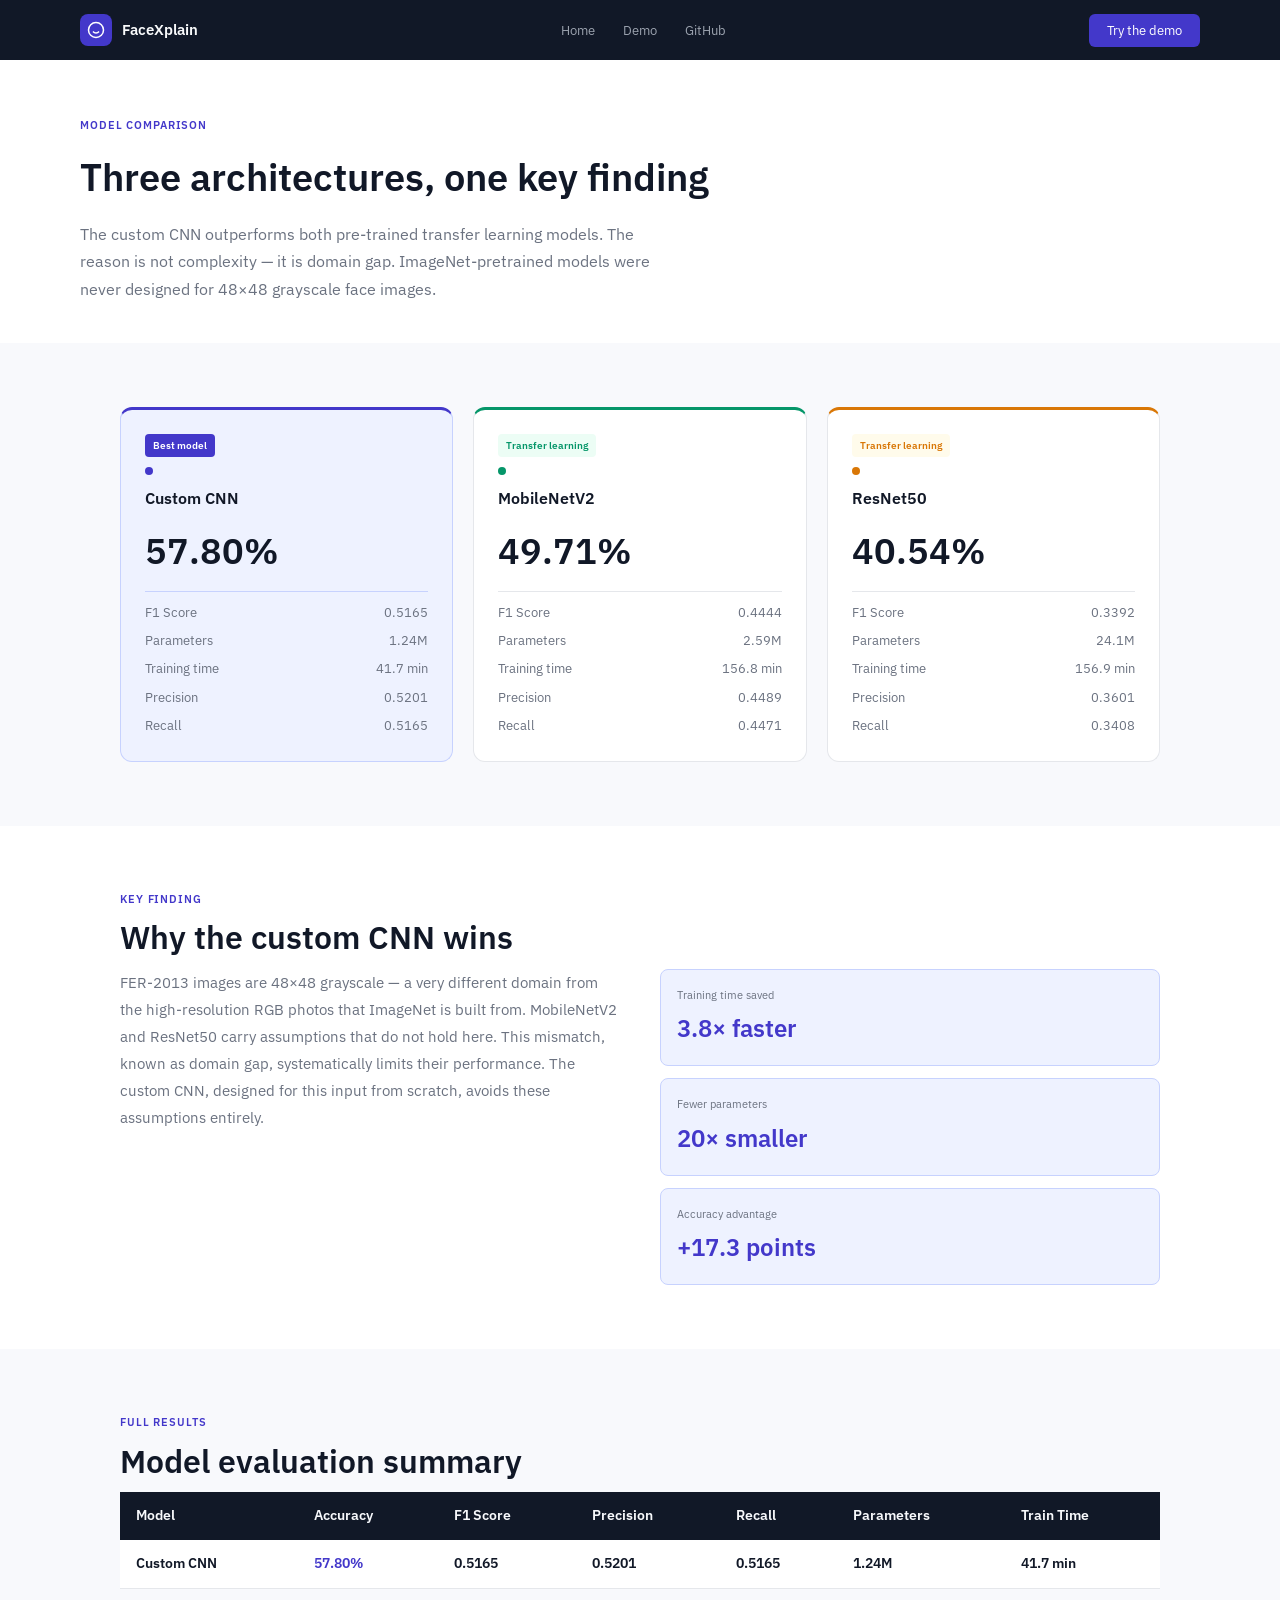
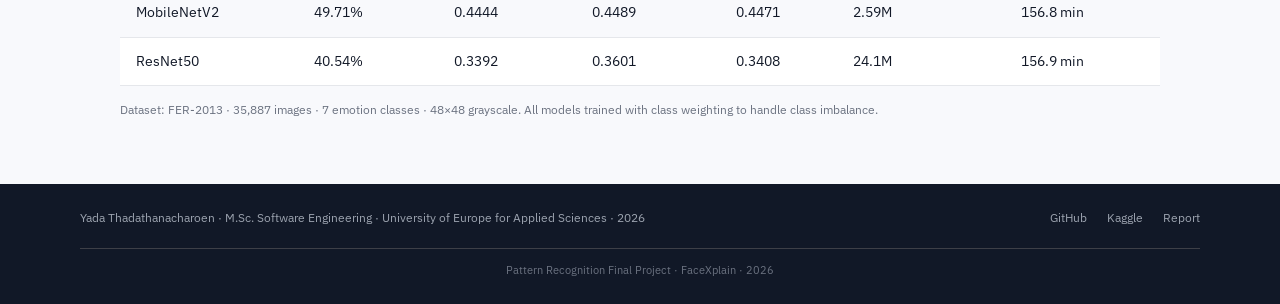
<file: website/models.html>
<!DOCTYPE html>
<html lang="en">
<head>
  <meta charset="UTF-8">
  <meta name="viewport" content="width=device-width, initial-scale=1.0">
  <title>Models — FaceXplain</title>
  <link rel="preconnect" href="https://fonts.googleapis.com">
  <link rel="preconnect" href="https://fonts.gstatic.com" crossorigin>
  <link href="https://fonts.googleapis.com/css2?family=IBM+Plex+Sans:wght@400;600&display=swap" rel="stylesheet">
  <link rel="stylesheet" href="styles.css">
</head>
<body>
  <nav>
    <div class="nav-logo">
      <div class="logo-box">
        <svg viewBox="0 0 24 24" fill="none" stroke="currentColor" stroke-width="2" width="18" height="18">
          <circle cx="12" cy="12" r="10"/>
          <path d="M8 14s1.5 2 4 2 4-2 4-2"/>
          <line x1="9" y1="9" x2="9.01" y2="9"/>
          <line x1="15" y1="9" x2="15.01" y2="9"/>
        </svg>
      </div>
      <span class="nav-brand">FaceXplain</span>
    </div>
    <ul class="nav-links">
      <li><a href="index.html">Home</a></li>
      <li><a href="models.html">Models</a></li>
      <li><a href="demo.html">Demo</a></li>
      <li><a href="xai.html">XAI</a></li>
      <li><a href="battle.html">Battle</a></li>
      <li><a href="#" target="_blank">GitHub</a></li>
    </ul>
    <button class="nav-cta" onclick="window.location.href='demo.html'">Try the demo</button>
    <button class="hamburger" aria-label="Open menu">
      <span></span><span></span><span></span>
    </button>
  </nav>

  <main>
    <!-- Section 1 — Page hero -->
    <div class="section-wrapper models-hero-wrapper">
      <div class="section models-page-hero">
        <p class="eyebrow">Model comparison</p>
        <h1 class="models-hero-title">Three architectures, one key finding</h1>
        <p class="models-hero-lead">The custom CNN outperforms both pre-trained transfer learning models. The reason is not complexity — it is domain gap. ImageNet-pretrained models were never designed for 48×48 grayscale face images.</p>
      </div>
    </div>

    <!-- Section 2 — Model cards -->
    <div class="section-wrapper models-cards-wrapper">
      <div class="section">
        <div class="grid-3 model-cards-grid">
          <div class="card highlighted model-card" style="border-top: 3px solid #4338CA;">
            <span class="model-badge model-badge-best" style="background: #4338CA; color: #FFFFFF;">Best model</span>
            <span class="model-dot" style="background: #4338CA;"></span>
            <h3 class="model-name">Custom CNN</h3>
            <div class="model-accuracy">57.80%</div>
            <div class="model-metrics">
              <div class="metric-row"><span>F1 Score</span><span>0.5165</span></div>
              <div class="metric-row"><span>Parameters</span><span>1.24M</span></div>
              <div class="metric-row"><span>Training time</span><span>41.7 min</span></div>
              <div class="metric-row"><span>Precision</span><span>0.5201</span></div>
              <div class="metric-row"><span>Recall</span><span>0.5165</span></div>
            </div>
          </div>

          <div class="card model-card" style="border-top: 3px solid #059669;">
            <span class="model-badge" style="background: #ECFDF5; color: #059669;">Transfer learning</span>
            <span class="model-dot" style="background: #059669;"></span>
            <h3 class="model-name">MobileNetV2</h3>
            <div class="model-accuracy">49.71%</div>
            <div class="model-metrics">
              <div class="metric-row"><span>F1 Score</span><span>0.4444</span></div>
              <div class="metric-row"><span>Parameters</span><span>2.59M</span></div>
              <div class="metric-row"><span>Training time</span><span>156.8 min</span></div>
              <div class="metric-row"><span>Precision</span><span>0.4489</span></div>
              <div class="metric-row"><span>Recall</span><span>0.4471</span></div>
            </div>
          </div>

          <div class="card model-card" style="border-top: 3px solid #D97706;">
            <span class="model-badge" style="background: #FFFBEB; color: #D97706;">Transfer learning</span>
            <span class="model-dot" style="background: #D97706;"></span>
            <h3 class="model-name">ResNet50</h3>
            <div class="model-accuracy">40.54%</div>
            <div class="model-metrics">
              <div class="metric-row"><span>F1 Score</span><span>0.3392</span></div>
              <div class="metric-row"><span>Parameters</span><span>24.1M</span></div>
              <div class="metric-row"><span>Training time</span><span>156.9 min</span></div>
              <div class="metric-row"><span>Precision</span><span>0.3601</span></div>
              <div class="metric-row"><span>Recall</span><span>0.3408</span></div>
            </div>
          </div>
        </div>
      </div>
    </div>

    <!-- Section 3 — Domain gap explanation -->
    <div class="section-wrapper alt models-gap-wrapper">
      <div class="section">
        <p class="eyebrow">Key finding</p>
        <h2 class="section-title">Why the custom CNN wins</h2>
        <div class="gap-grid">
          <p class="gap-text">FER-2013 images are 48×48 grayscale — a very different domain from the high-resolution RGB photos that ImageNet is built from. MobileNetV2 and ResNet50 carry assumptions that do not hold here. This mismatch, known as domain gap, systematically limits their performance. The custom CNN, designed for this input from scratch, avoids these assumptions entirely.</p>
          <div class="fact-boxes">
            <div class="fact-box" style="background: #EEF2FF; border: 1px solid #C7D2FE;">
              <div class="fact-label">Training time saved</div>
              <div class="fact-value" style="color: #4338CA;">3.8× faster</div>
            </div>
            <div class="fact-box" style="background: #EEF2FF; border: 1px solid #C7D2FE;">
              <div class="fact-label">Fewer parameters</div>
              <div class="fact-value" style="color: #4338CA;">20× smaller</div>
            </div>
            <div class="fact-box" style="background: #EEF2FF; border: 1px solid #C7D2FE;">
              <div class="fact-label">Accuracy advantage</div>
              <div class="fact-value" style="color: #4338CA;">+17.3 points</div>
            </div>
          </div>
        </div>
      </div>
    </div>

    <!-- Section 4 — Results table -->
    <div class="section-wrapper models-table-wrapper">
      <div class="section">
        <p class="eyebrow">Full results</p>
        <h2 class="section-title">Model evaluation summary</h2>
        <div class="table-wrap">
          <table class="results-table">
            <thead>
              <tr>
                <th>Model</th>
                <th>Accuracy</th>
                <th>F1 Score</th>
                <th>Precision</th>
                <th>Recall</th>
                <th>Parameters</th>
                <th>Train Time</th>
              </tr>
            </thead>
            <tbody>
              <tr class="results-row-best">
                <td>Custom CNN</td>
                <td class="accuracy-best" style="color: #4338CA;">57.80%</td>
                <td>0.5165</td>
                <td>0.5201</td>
                <td>0.5165</td>
                <td>1.24M</td>
                <td>41.7 min</td>
              </tr>
              <tr>
                <td>MobileNetV2</td>
                <td>49.71%</td>
                <td>0.4444</td>
                <td>0.4489</td>
                <td>0.4471</td>
                <td>2.59M</td>
                <td>156.8 min</td>
              </tr>
              <tr>
                <td>ResNet50</td>
                <td>40.54%</td>
                <td>0.3392</td>
                <td>0.3601</td>
                <td>0.3408</td>
                <td>24.1M</td>
                <td>156.9 min</td>
              </tr>
            </tbody>
          </table>
        </div>
        <p class="table-note">Dataset: FER-2013 · 35,887 images · 7 emotion classes · 48×48 grayscale. All models trained with class weighting to handle class imbalance.</p>
      </div>
    </div>
  </main>

  <footer>
    <span class="footer-name">Yada Thadathanacharoen · M.Sc. Software Engineering · University of Europe for Applied Sciences · 2026</span>
    <div class="footer-links">
      <a href="#" target="_blank">GitHub</a>
      <a href="#" target="_blank">Kaggle</a>
      <a href="#" target="_blank">Report</a>
    </div>
    <div class="footer-bottom">Pattern Recognition Final Project · FaceXplain · 2026</div>
  </footer>

  <script src="nav.js"></script>
</body>
</html>
</file>
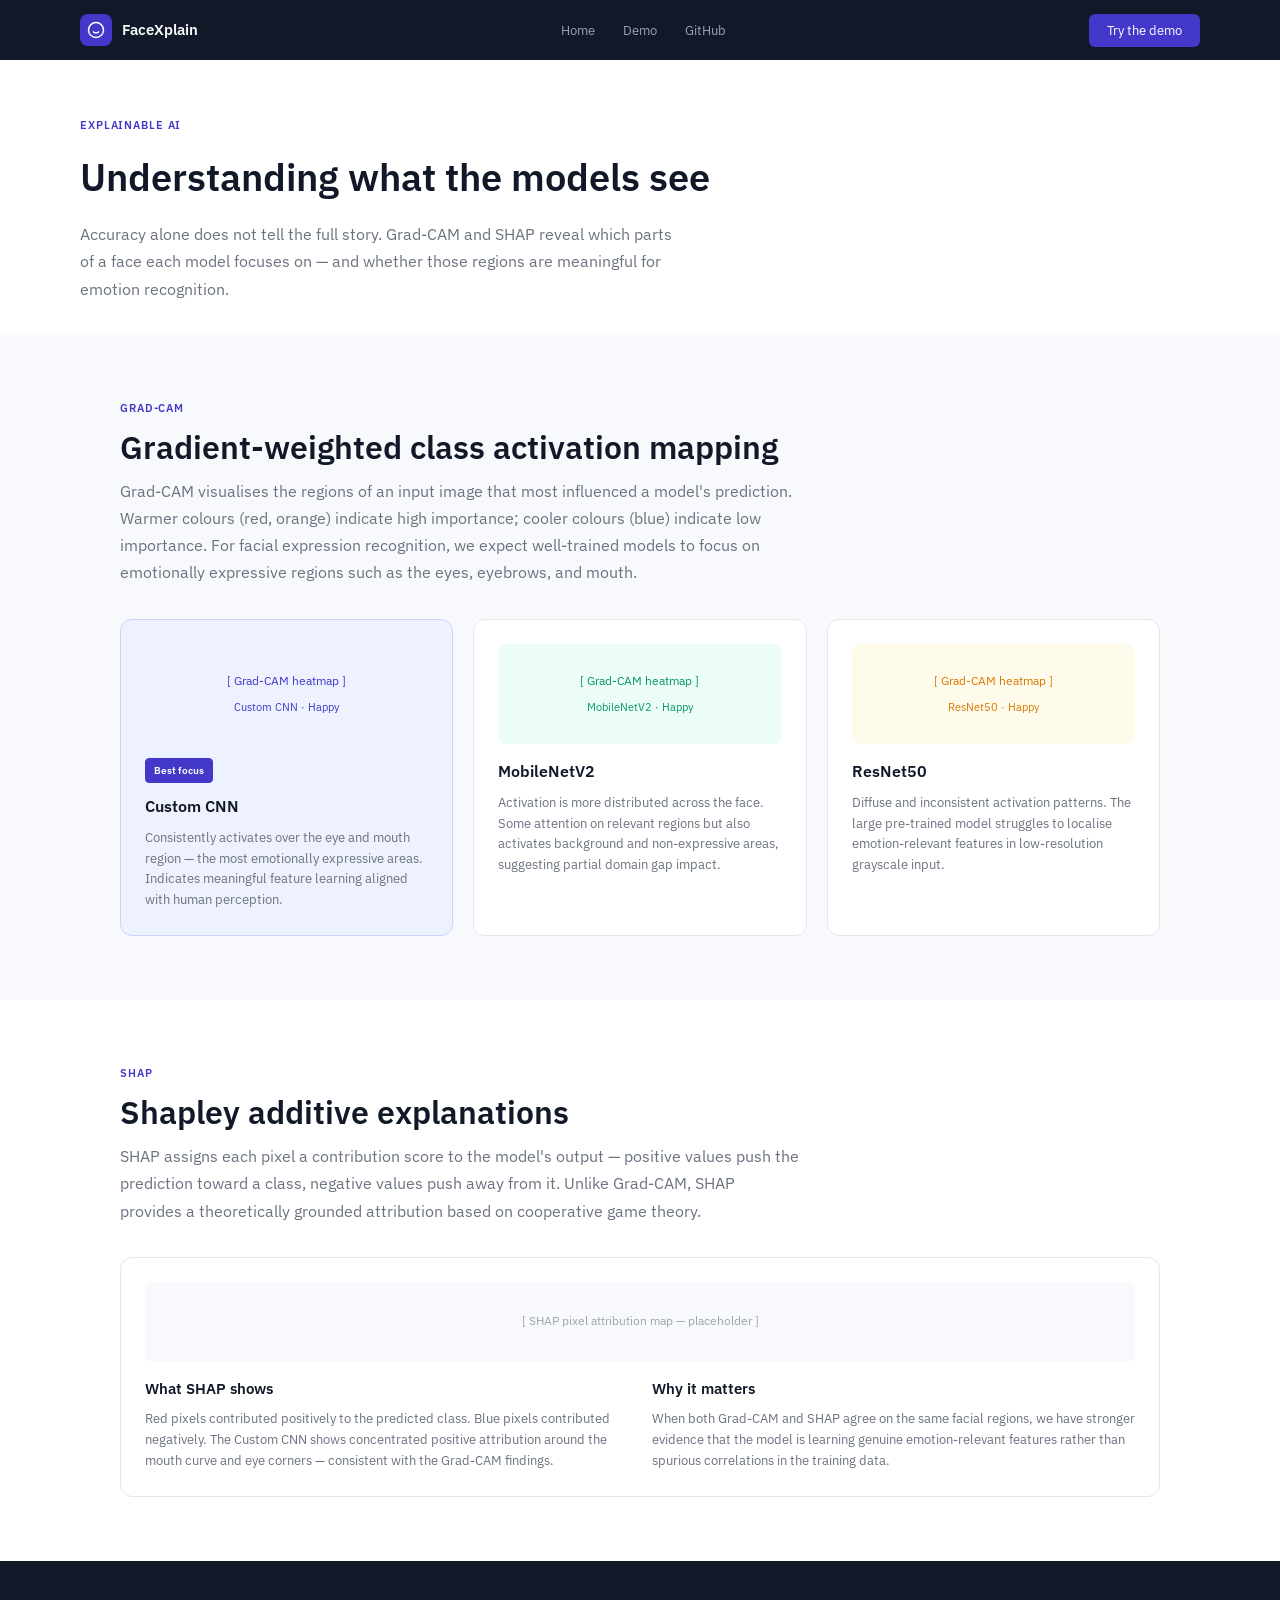
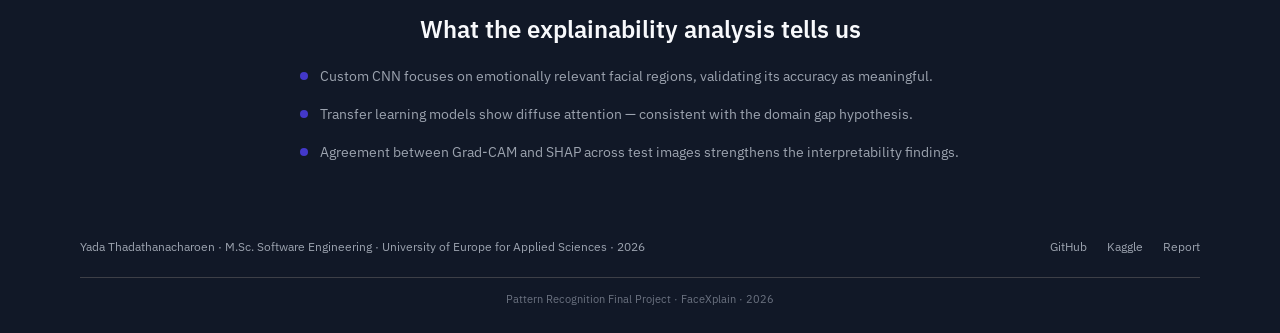
<file: website/xai.html>
<!DOCTYPE html>
<html lang="en">
<head>
  <meta charset="UTF-8">
  <meta name="viewport" content="width=device-width, initial-scale=1.0">
  <title>XAI — FaceXplain</title>
  <link rel="preconnect" href="https://fonts.googleapis.com">
  <link rel="preconnect" href="https://fonts.gstatic.com" crossorigin>
  <link href="https://fonts.googleapis.com/css2?family=IBM+Plex+Sans:wght@400;600&display=swap" rel="stylesheet">
  <link rel="stylesheet" href="styles.css">
</head>
<body>
  <nav>
    <div class="nav-logo">
      <div class="logo-box">
        <svg viewBox="0 0 24 24" fill="none" stroke="currentColor" stroke-width="2" width="18" height="18">
          <circle cx="12" cy="12" r="10"/>
          <path d="M8 14s1.5 2 4 2 4-2 4-2"/>
          <line x1="9" y1="9" x2="9.01" y2="9"/>
          <line x1="15" y1="9" x2="15.01" y2="9"/>
        </svg>
      </div>
      <span class="nav-brand">FaceXplain</span>
    </div>
    <ul class="nav-links">
      <li><a href="index.html">Home</a></li>
      <li><a href="models.html">Models</a></li>
      <li><a href="demo.html">Demo</a></li>
      <li><a href="xai.html">XAI</a></li>
      <li><a href="battle.html">Battle</a></li>
      <li><a href="#" target="_blank">GitHub</a></li>
    </ul>
    <button class="nav-cta" onclick="window.location.href='demo.html'">Try the demo</button>
    <button class="hamburger" aria-label="Open menu">
      <span></span><span></span><span></span>
    </button>
  </nav>

  <main>
    <!-- Section 1 — XAI hero -->
    <div class="section-wrapper xai-hero-wrapper">
      <div class="section xai-page-hero">
        <p class="eyebrow">Explainable AI</p>
        <h1 class="xai-hero-title">Understanding what the models see</h1>
        <p class="xai-hero-lead">Accuracy alone does not tell the full story. Grad-CAM and SHAP reveal which parts of a face each model focuses on — and whether those regions are meaningful for emotion recognition.</p>
      </div>
    </div>

    <!-- Section 2 — Grad-CAM explanation -->
    <div class="section-wrapper xai-gradcam-wrapper">
      <div class="section">
        <p class="eyebrow">Grad-CAM</p>
        <h2 class="section-title">Gradient-weighted class activation mapping</h2>
        <p class="xai-section-intro">Grad-CAM visualises the regions of an input image that most influenced a model's prediction. Warmer colours (red, orange) indicate high importance; cooler colours (blue) indicate low importance. For facial expression recognition, we expect well-trained models to focus on emotionally expressive regions such as the eyes, eyebrows, and mouth.</p>

        <div class="grid-3 xai-gradcam-grid">
          <div class="card highlighted xai-method-card">
            <div class="heatmap-header" style="background: #EEF2FF;">
              <div class="heatmap-placeholder" style="color: #4338CA;">[ Grad-CAM heatmap ]</div>
              <div class="heatmap-caption" style="color: #4338CA;">Custom CNN · Happy</div>
            </div>
            <span class="xai-badge xai-badge-best" style="background: #4338CA; color: #FFFFFF; border-color: #4338CA;">Best focus</span>
            <h3 class="xai-card-title">Custom CNN</h3>
            <p class="xai-card-body">Consistently activates over the eye and mouth region — the most emotionally expressive areas. Indicates meaningful feature learning aligned with human perception.</p>
          </div>

          <div class="card xai-method-card">
            <div class="heatmap-header" style="background: #ECFDF5;">
              <div class="heatmap-placeholder" style="color: #059669;">[ Grad-CAM heatmap ]</div>
              <div class="heatmap-caption" style="color: #059669;">MobileNetV2 · Happy</div>
            </div>
            <h3 class="xai-card-title">MobileNetV2</h3>
            <p class="xai-card-body">Activation is more distributed across the face. Some attention on relevant regions but also activates background and non-expressive areas, suggesting partial domain gap impact.</p>
          </div>

          <div class="card xai-method-card">
            <div class="heatmap-header" style="background: #FFFBEB;">
              <div class="heatmap-placeholder" style="color: #D97706;">[ Grad-CAM heatmap ]</div>
              <div class="heatmap-caption" style="color: #D97706;">ResNet50 · Happy</div>
            </div>
            <h3 class="xai-card-title">ResNet50</h3>
            <p class="xai-card-body">Diffuse and inconsistent activation patterns. The large pre-trained model struggles to localise emotion-relevant features in low-resolution grayscale input.</p>
          </div>
        </div>
      </div>
    </div>

    <!-- Section 3 — SHAP explanation -->
    <div class="section-wrapper alt xai-shap-wrapper">
      <div class="section">
        <p class="eyebrow">SHAP</p>
        <h2 class="section-title">Shapley additive explanations</h2>
        <p class="xai-section-intro">SHAP assigns each pixel a contribution score to the model's output — positive values push the prediction toward a class, negative values push away from it. Unlike Grad-CAM, SHAP provides a theoretically grounded attribution based on cooperative game theory.</p>

        <div class="card xai-shap-card">
          <div class="shap-header">
            <span class="shap-placeholder">[ SHAP pixel attribution map — placeholder ]</span>
          </div>
          <div class="shap-columns">
            <div>
              <h3 class="shap-col-title">What SHAP shows</h3>
              <p class="shap-col-body">Red pixels contributed positively to the predicted class. Blue pixels contributed negatively. The Custom CNN shows concentrated positive attribution around the mouth curve and eye corners — consistent with the Grad-CAM findings.</p>
            </div>
            <div>
              <h3 class="shap-col-title">Why it matters</h3>
              <p class="shap-col-body">When both Grad-CAM and SHAP agree on the same facial regions, we have stronger evidence that the model is learning genuine emotion-relevant features rather than spurious correlations in the training data.</p>
            </div>
          </div>
        </div>
      </div>
    </div>

    <!-- Section 4 — Interpretation note -->
    <div class="xai-interpretation-banner" style="background: #111827;">
      <div class="xai-interpretation-inner">
        <h2 class="xai-interpretation-title">What the explainability analysis tells us</h2>
        <ul class="xai-insight-list">
          <li>
            <span class="xai-insight-dot" style="background: #4338CA;"></span>
            <span>Custom CNN focuses on emotionally relevant facial regions, validating its accuracy as meaningful.</span>
          </li>
          <li>
            <span class="xai-insight-dot" style="background: #4338CA;"></span>
            <span>Transfer learning models show diffuse attention — consistent with the domain gap hypothesis.</span>
          </li>
          <li>
            <span class="xai-insight-dot" style="background: #4338CA;"></span>
            <span>Agreement between Grad-CAM and SHAP across test images strengthens the interpretability findings.</span>
          </li>
        </ul>
      </div>
    </div>
  </main>

  <footer>
    <span class="footer-name">Yada Thadathanacharoen · M.Sc. Software Engineering · University of Europe for Applied Sciences · 2026</span>
    <div class="footer-links">
      <a href="#" target="_blank">GitHub</a>
      <a href="#" target="_blank">Kaggle</a>
      <a href="#" target="_blank">Report</a>
    </div>
    <div class="footer-bottom">Pattern Recognition Final Project · FaceXplain · 2026</div>
  </footer>

  <script src="nav.js"></script>
</body>
</html>
</file>
<file: website/styles.css>
@import url('https://fonts.googleapis.com/css2?family=IBM+Plex+Sans:wght@400;500;600;700&display=swap');

:root {
  --deep-mocha: #111827;
  --blue-bell: #4338CA;
  --eggshell: #F8F9FC;
  --grey-olive: #9CA3AF;
  --ash-brown: #6B7280;
  --egg-card: #FFFFFF;
  --egg-dark: #E5E7EB;
  --blue-light: #EEF2FF;
  --blue-border: #C7D2FE;
  --mobilenet-accent: #059669;
  --mobilenet-bg: #ECFDF5;
  --mobilenet-border: #6EE7B7;
  --resnet-accent: #D97706;
  --resnet-bg: #FFFBEB;
  --resnet-border: #FCD34D;
}

* {
  box-sizing: border-box;
  margin: 0;
  padding: 0;
}

body {
  font-family: 'IBM Plex Sans', sans-serif;
  background: #F8F9FC;
  color: var(--deep-mocha);
  line-height: 1.7;
}

/* ── Navbar ─────────────────────────────────────────────────────────────────── */

nav {
  position: sticky;
  top: 0;
  display: flex;
  flex-direction: row;
  align-items: center;
  justify-content: space-between;
  height: 60px;
  padding: 0 80px;
  background: #111827;
  z-index: 100;
}

.nav-logo {
  display: flex;
  flex-direction: row;
  align-items: center;
  gap: 10px;
}

.logo-box {
  display: flex;
  align-items: center;
  justify-content: center;
  width: 32px;
  height: 32px;
  border-radius: 8px;
  background: var(--blue-bell);
}

.logo-box svg {
  width: 18px;
  height: 18px;
  color: white;
}

.nav-brand {
  font-size: 15px;
  font-weight: 600;
  color: #F9FAFB;
}

.nav-links {
  display: flex;
  flex-direction: row;
  gap: 28px;
  list-style: none;
}

.nav-links a {
  font-size: 13px;
  color: #9CA3AF;
  text-decoration: none;
  transition: color 0.2s;
}

.nav-links a:hover {
  color: #F9FAFB;
}

.nav-links a.active {
  color: #F9FAFB;
  font-weight: 600;
  border-bottom: 2px solid #4338CA;
  padding-bottom: 2px;
}

.nav-cta {
  background: #4338CA;
  color: white;
  font-size: 13px;
  padding: 8px 18px;
  border-radius: 6px;
  border: none;
  cursor: pointer;
  font-family: inherit;
}

.hamburger {
  display: none;
  flex-direction: column;
  gap: 5px;
  cursor: pointer;
  background: none;
  border: none;
}

.hamburger span {
  display: block;
  width: 22px;
  height: 2px;
  background: var(--eggshell);
}

/* ── Footer ─────────────────────────────────────────────────────────────────── */

footer {
  display: flex;
  flex-direction: row;
  flex-wrap: wrap;
  align-items: center;
  justify-content: space-between;
  gap: 12px;
  padding: 24px 80px;
  background: #111827;
}

.footer-name {
  font-size: 12px;
  color: #9CA3AF;
}

.footer-links {
  display: flex;
  flex-direction: row;
  gap: 20px;
}

.footer-links a {
  display: flex;
  align-items: center;
  gap: 5px;
  font-size: 12px;
  color: #9CA3AF;
  text-decoration: none;
}

.footer-links a:hover {
  color: #F9FAFB;
}

.footer-bottom {
  width: 100%;
  margin-top: 8px;
  padding-top: 12px;
  border-top: 1px solid rgba(163, 154, 146, 0.3);
  font-size: 11px;
  color: #6B7280;
  text-align: center;
}

/* ── Shared utilities ───────────────────────────────────────────────────────── */

.section {
  padding: 64px 80px;
  max-width: 1200px;
  margin: 0 auto;
  width: 100%;
}

.section-wrapper {
  width: 100%;
  padding: 0;
}

.section-wrapper.alt {
  background: var(--egg-card);
}

.eyebrow {
  margin-bottom: 10px;
  font-size: 11px;
  font-weight: 600;
  letter-spacing: 0.08em;
  text-transform: uppercase;
  color: #4338CA;
}

.section-title {
  margin-bottom: 12px;
  font-size: 32px;
  font-weight: 600;
  line-height: 1.2;
  color: #111827;
}

.section-body {
  max-width: 760px;
  font-size: 15px;
  line-height: 1.7;
  color: #6B7280;
}

.btn-primary {
  display: inline-block;
  padding: 11px 26px;
  border: none;
  border-radius: 7px;
  background: #4338CA;
  color: white;
  font-family: inherit;
  font-size: 14px;
  text-decoration: none;
  cursor: pointer;
}

.btn-secondary {
  display: inline-block;
  padding: 11px 26px;
  border: 1px solid #E5E7EB;
  border-radius: 7px;
  background: transparent;
  color: #111827;
  font-family: inherit;
  font-size: 14px;
  text-decoration: none;
  cursor: pointer;
}

.card {
  padding: 24px;
  border: 1px solid #E5E7EB;
  border-radius: 12px;
  background: #FFFFFF;
}

.card.highlighted {
  background: #EEF2FF;
  border-color: #C7D2FE;
}

.grid-3 {
  display: grid;
  grid-template-columns: repeat(3, 1fr);
  gap: 20px;
}

/* HOME PAGE */

.hero-wrapper {
  background: var(--egg-card);
}

.hero-section {
  padding-top: 72px;
  padding-bottom: 72px;
}

.hero-tag {
  display: inline-block;
  margin-bottom: 20px;
  padding: 5px 14px;
  border: 1px solid var(--blue-border);
  border-radius: 20px;
  background: var(--blue-light);
  color: var(--blue-bell);
  font-size: 12px;
}

.hero-title {
  max-width: 640px;
  font-size: 44px;
  font-weight: 600;
  line-height: 1.2;
  color: var(--deep-mocha);
}

.hero-lead {
  max-width: 560px;
  margin: 16px 0 28px;
  font-size: 16px;
  line-height: 1.7;
  color: var(--ash-brown);
}

.hero-line {
  width: 40px;
  height: 3px;
  margin-bottom: 28px;
  border-radius: 2px;
  background: var(--blue-bell);
}

.stats-strip {
  display: flex;
  flex-direction: row;
  max-width: 480px;
  margin-bottom: 32px;
  overflow: hidden;
  border: 1px solid var(--egg-dark);
  border-radius: 10px;
  background: var(--eggshell);
}

.stats-box {
  flex: 1;
  padding: 14px 8px;
  border-right: 1px solid var(--egg-dark);
  text-align: center;
}

.stats-box:last-child {
  border-right: none;
}

.stats-number {
  font-size: 20px;
  font-weight: 600;
  color: var(--deep-mocha);
}

.stats-label {
  margin-top: 3px;
  font-size: 10px;
  color: var(--ash-brown);
}

.hero-actions {
  display: flex;
  flex-direction: row;
  flex-wrap: wrap;
  gap: 12px;
}

.emotion-strip {
  padding: 12px 40px;
  background: #F3F4F6;
}

.emotion-pills {
  display: flex;
  flex-direction: row;
  flex-wrap: wrap;
  justify-content: center;
  gap: 8px;
}

.emotion-pill {
  padding: 6px 14px;
  border: 1px solid var(--grey-olive);
  border-radius: 20px;
  background: var(--egg-card);
  color: var(--ash-brown);
  font-size: 13px;
}

.emotion-pill.active {
  border-color: var(--blue-bell);
  background: var(--blue-bell);
  color: white;
}

.emotion-caption {
  margin-top: 10px;
  font-size: 12px;
  color: var(--ash-brown);
  text-align: center;
}

.feature-grid {
  margin-top: 36px;
}

.feature-card {
  display: flex;
  flex-direction: column;
}

.card-icon {
  display: flex;
  align-items: center;
  justify-content: center;
  width: 32px;
  height: 32px;
  margin-bottom: 14px;
  border-radius: 6px;
  background: var(--blue-light);
  color: var(--blue-bell);
}

.feature-title {
  margin-bottom: 6px;
  font-size: 16px;
  font-weight: 600;
  color: var(--deep-mocha);
}

.feature-body {
  font-size: 13px;
  line-height: 1.6;
  color: var(--ash-brown);
}

.cta-banner {
  padding: 56px 40px;
  background: var(--deep-mocha);
  text-align: center;
}

.cta-title {
  margin-bottom: 12px;
  font-size: 28px;
  font-weight: 600;
  color: var(--eggshell);
}

.cta-body {
  max-width: 560px;
  margin: 0 auto 28px;
  font-size: 15px;
  color: var(--grey-olive);
}

.cta-actions {
  display: flex;
  flex-direction: row;
  flex-wrap: wrap;
  justify-content: center;
  gap: 12px;
}

.btn-ghost {
  display: inline-block;
  padding: 11px 26px;
  border: 1px solid var(--grey-olive);
  border-radius: 7px;
  background: transparent;
  color: var(--eggshell);
  font-family: inherit;
  font-size: 14px;
  text-decoration: none;
  cursor: pointer;
}

/* MODELS PAGE */

.models-hero-wrapper {
  background: var(--egg-card);
}

.models-page-hero {
  padding: 56px 40px 40px;
}

.models-hero-title {
  font-size: 38px;
  font-weight: 600;
  color: var(--deep-mocha);
}

.models-hero-lead {
  max-width: 600px;
  margin-top: 12px;
  color: var(--ash-brown);
  line-height: 1.7;
}

.models-cards-wrapper {
  background: var(--eggshell);
}

.model-cards-grid {
  margin-top: 0;
}

.model-card {
  display: flex;
  flex-direction: column;
}

.model-badge {
  display: inline-block;
  margin-bottom: 10px;
  padding: 3px 8px;
  border-radius: 4px;
  font-size: 10px;
  font-weight: 600;
  width: fit-content;
}

.model-badge-best {
  background: var(--blue-bell);
  color: white;
}

.model-badge-tl {
  background: var(--egg-dark);
  color: var(--ash-brown);
}

.model-dot {
  display: block;
  width: 8px;
  height: 8px;
  margin-bottom: 10px;
  border-radius: 50%;
}

.model-dot-blue {
  background: var(--blue-bell);
}

.model-dot-brown {
  background: var(--ash-brown);
}

.model-dot-grey {
  background: var(--grey-olive);
}

.model-name {
  font-size: 16px;
  font-weight: 600;
  color: var(--deep-mocha);
}

.model-accuracy {
  margin: 8px 0 0;
  font-size: 36px;
  font-weight: 600;
  color: var(--deep-mocha);
}

.model-metrics {
  margin-top: 10px;
  padding-top: 10px;
  border-top: 1px solid var(--blue-border);
}

.model-card:not(.highlighted) .model-metrics {
  border-top-color: var(--egg-dark);
}

.metric-row {
  display: flex;
  justify-content: space-between;
  gap: 12px;
  font-size: 13px;
  color: var(--ash-brown);
}

.metric-row + .metric-row {
  margin-top: 6px;
}

.models-gap-wrapper {
  background: var(--egg-card);
}

.gap-grid {
  display: grid;
  grid-template-columns: 1fr 1fr;
  gap: 40px;
  margin-top: 8px;
  align-items: start;
}

.gap-text {
  font-size: 15px;
  line-height: 1.8;
  color: var(--ash-brown);
}

.fact-boxes {
  display: flex;
  flex-direction: column;
  gap: 12px;
}

.fact-box {
  padding: 16px;
  border: 1px solid var(--blue-border);
  border-radius: 8px;
  background: var(--blue-light);
}

.fact-label {
  font-size: 11px;
  color: var(--ash-brown);
}

.fact-value {
  margin-top: 4px;
  font-size: 24px;
  font-weight: 600;
  color: var(--blue-bell);
}

.models-table-wrapper {
  background: var(--eggshell);
}

.table-wrap {
  margin-top: 8px;
  overflow-x: auto;
}

.results-table {
  width: 100%;
  border-collapse: collapse;
  font-size: 14px;
}

.results-table thead tr {
  background: var(--deep-mocha);
  color: var(--eggshell);
}

.results-table th {
  padding: 12px 16px;
  text-align: left;
  font-weight: 600;
}

.results-table td {
  padding: 12px 16px;
  border-bottom: 1px solid var(--egg-dark);
}

.results-table tbody tr:nth-child(odd) {
  background: var(--egg-card);
}

.results-table tbody tr:nth-child(even) {
  background: var(--eggshell);
}

.results-row-best {
  font-weight: 600;
}

.accuracy-best {
  color: var(--blue-bell);
}

.table-note {
  margin-top: 14px;
  font-size: 12px;
  color: var(--ash-brown);
  line-height: 1.6;
}

/* DEMO PAGE */

.demo-hero-wrapper {
  background: var(--egg-card);
}

.demo-page-hero {
  padding: 56px 40px 32px;
}

.demo-hero-title {
  font-size: 38px;
  font-weight: 600;
  color: var(--deep-mocha);
}

.demo-hero-lead {
  max-width: 580px;
  margin-top: 12px;
  color: var(--ash-brown);
  line-height: 1.7;
}

.demo-interface-wrapper {
  background: var(--eggshell);
}

.demo-grid {
  display: grid;
  grid-template-columns: 60% 40%;
  gap: 32px;
  align-items: start;
}

.demo-panel-title {
  margin-bottom: 16px;
  font-size: 16px;
  font-weight: 600;
  color: var(--deep-mocha);
}

.demo-preview-panel .demo-panel-title {
  margin-bottom: 6px;
}

.demo-preview-subtitle {
  margin-bottom: 16px;
  font-size: 13px;
  color: var(--ash-brown);
}

.upload-zone {
  padding: 40px 20px;
  border: 2px dashed var(--grey-olive);
  border-radius: 10px;
  background: var(--eggshell);
  text-align: center;
  cursor: pointer;
  transition: border-color 0.2s ease, background 0.2s ease;
}

.upload-zone:hover {
  border-color: var(--blue-bell);
  background: var(--blue-light);
}

.upload-icon {
  color: var(--grey-olive);
}

.upload-text {
  margin-top: 12px;
  font-size: 14px;
  font-weight: 500;
  color: var(--ash-brown);
}

.upload-subtext {
  margin-top: 4px;
  font-size: 12px;
  color: var(--grey-olive);
}

.upload-note {
  margin-top: 12px;
  font-size: 12px;
  color: var(--grey-olive);
  line-height: 1.5;
}

.btn-full {
  display: block;
  width: 100%;
  margin-top: 16px;
  text-align: center;
}

.result-row {
  margin-bottom: 14px;
}

.result-row-header {
  display: flex;
  justify-content: space-between;
  align-items: center;
  margin-bottom: 6px;
}

.result-label {
  font-size: 13px;
  font-weight: 600;
}

.result-label-cnn {
  color: var(--blue-bell);
}

.result-label-mob {
  color: var(--ash-brown);
}

.result-label-res {
  color: var(--grey-olive);
}

.result-pct {
  font-size: 13px;
  color: var(--ash-brown);
}

.progress-track {
  height: 6px;
  overflow: hidden;
  border-radius: 3px;
  background: var(--egg-dark);
}

.progress-fill {
  height: 6px;
  border-radius: 3px;
}

.progress-fill-cnn {
  background: var(--blue-bell);
}

.progress-fill-mob {
  background: var(--ash-brown);
}

.progress-fill-res {
  background: var(--grey-olive);
}

.demo-divider {
  margin: 16px 0;
  border-top: 1px solid var(--egg-dark);
}

.disagreement-note {
  padding: 12px;
  border: 1px solid var(--blue-border);
  border-radius: 6px;
  background: var(--blue-light);
  font-size: 12px;
  line-height: 1.6;
  color: var(--ash-brown);
}

.demo-streamlit-banner {
  padding: 48px 40px;
  background: var(--deep-mocha);
  text-align: center;
}

.streamlit-title {
  margin-bottom: 10px;
  font-size: 22px;
  font-weight: 600;
  color: var(--eggshell);
}

.streamlit-body {
  max-width: 620px;
  margin: 0 auto 24px;
  font-size: 14px;
  line-height: 1.7;
  color: var(--grey-olive);
}

/* XAI PAGE */

.xai-hero-wrapper {
  background: var(--egg-card);
}

.xai-page-hero {
  padding: 56px 40px 32px;
}

.xai-hero-title {
  font-size: 38px;
  font-weight: 600;
  color: var(--deep-mocha);
}

.xai-hero-lead {
  max-width: 600px;
  margin-top: 12px;
  color: var(--ash-brown);
  line-height: 1.7;
}

.xai-gradcam-wrapper {
  background: var(--eggshell);
}

.xai-section-intro {
  max-width: 680px;
  margin-bottom: 32px;
  color: var(--ash-brown);
  line-height: 1.7;
}

.xai-gradcam-grid {
  margin-top: 0;
}

.xai-method-card {
  display: flex;
  flex-direction: column;
}

.heatmap-header {
  display: flex;
  flex-direction: column;
  align-items: center;
  justify-content: center;
  height: 100px;
  margin-bottom: 14px;
  border-radius: 8px;
  text-align: center;
}

.heatmap-header-blue {
  background: var(--blue-light);
}

.heatmap-header-egg {
  background: var(--eggshell);
}

.heatmap-header-dark {
  background: var(--egg-dark);
}

.heatmap-placeholder {
  font-size: 12px;
}

.heatmap-placeholder-blue {
  color: var(--blue-bell);
}

.heatmap-placeholder-grey {
  color: var(--grey-olive);
}

.heatmap-placeholder-brown {
  color: var(--ash-brown);
}

.heatmap-caption {
  margin-top: 6px;
  font-size: 11px;
  color: var(--ash-brown);
}

.xai-badge {
  display: inline-block;
  width: fit-content;
  margin-bottom: 10px;
  padding: 3px 8px;
  border: 1px solid var(--blue-border);
  border-radius: 4px;
  background: var(--blue-light);
  color: var(--blue-bell);
  font-size: 10px;
  font-weight: 600;
}

.xai-card-title {
  margin-bottom: 8px;
  font-size: 16px;
  font-weight: 600;
  color: var(--deep-mocha);
}

.xai-card-body {
  font-size: 13px;
  line-height: 1.6;
  color: var(--ash-brown);
}

.xai-shap-wrapper {
  background: var(--egg-card);
}

.xai-shap-card {
  width: 100%;
}

.shap-header {
  display: flex;
  align-items: center;
  justify-content: center;
  height: 80px;
  margin-bottom: 14px;
  border-radius: 8px;
  background: var(--eggshell);
}

.shap-placeholder {
  font-size: 12px;
  color: var(--grey-olive);
}

.shap-columns {
  display: grid;
  grid-template-columns: 1fr 1fr;
  gap: 24px;
}

.shap-col-title {
  margin-bottom: 8px;
  font-size: 15px;
  font-weight: 600;
  color: var(--deep-mocha);
}

.shap-col-body {
  font-size: 13px;
  line-height: 1.6;
  color: var(--ash-brown);
}

.xai-interpretation-banner {
  padding: 48px 40px;
  background: var(--deep-mocha);
}

.xai-interpretation-inner {
  max-width: 680px;
  margin: 0 auto;
  text-align: center;
}

.xai-interpretation-title {
  margin-bottom: 16px;
  font-size: 24px;
  font-weight: 600;
  color: var(--eggshell);
}

.xai-insight-list {
  list-style: none;
  text-align: left;
}

.xai-insight-list li {
  display: flex;
  align-items: flex-start;
  gap: 12px;
  font-size: 14px;
  line-height: 1.7;
  color: var(--grey-olive);
}

.xai-insight-list li + li {
  margin-top: 14px;
}

.xai-insight-dot {
  flex-shrink: 0;
  width: 8px;
  height: 8px;
  margin-top: 7px;
  border-radius: 50%;
  background: var(--blue-bell);
}

/* ── Responsive ─────────────────────────────────────────────────────────────── */

@media (max-width: 768px) {
  nav {
    position: relative;
    flex-wrap: wrap;
    height: auto;
    min-height: 60px;
    padding: 12px 20px;
  }

  .hamburger {
    display: flex;
  }

  .nav-links {
    display: none;
    flex-direction: column;
    gap: 0;
    width: 100%;
    order: 3;
    margin-top: 12px;
    padding: 8px 0;
    border-top: 1px solid rgba(163, 154, 146, 0.3);
  }

  .nav-links.open {
    display: flex;
  }

  .nav-links li {
    width: 100%;
  }

  .nav-links a {
    display: block;
    padding: 12px 0;
  }

  .nav-links a.active {
    border-bottom: none;
    padding-bottom: 12px;
  }

  .nav-cta {
    display: none;
  }

  .section {
    padding: 48px 24px;
  }

  .grid-3 {
    grid-template-columns: 1fr;
  }

  footer {
    padding: 24px 20px;
  }

  .hero-title {
    font-size: 28px;
  }

  .hero-section {
    padding-top: 48px;
    padding-bottom: 48px;
  }

  .stats-strip {
    max-width: 100%;
  }

  .stats-box {
    padding: 12px 4px;
  }

  .stats-number {
    font-size: 16px;
  }

  .stats-label {
    font-size: 9px;
  }

  .emotion-strip {
    padding: 12px 20px;
  }

  .cta-banner {
    padding: 40px 24px;
  }

  .cta-title {
    font-size: 22px;
  }

  .models-page-hero {
    padding: 40px 24px 32px;
  }

  .models-hero-title {
    font-size: 28px;
  }

  .gap-grid {
    grid-template-columns: 1fr;
    gap: 28px;
  }

  .results-table {
    font-size: 12px;
  }

  .results-table th,
  .results-table td {
    padding: 10px 12px;
  }

  .demo-page-hero {
    padding: 40px 24px 28px;
  }

  .demo-hero-title {
    font-size: 28px;
  }

  .demo-grid {
    grid-template-columns: 1fr;
    gap: 24px;
  }

  .demo-streamlit-banner {
    padding: 40px 24px;
  }

  .streamlit-title {
    font-size: 18px;
  }

  .xai-page-hero {
    padding: 40px 24px 28px;
  }

  .xai-hero-title {
    font-size: 28px;
  }

  .shap-columns {
    grid-template-columns: 1fr;
    gap: 20px;
  }

  .xai-interpretation-banner {
    padding: 40px 24px;
  }

  .xai-interpretation-title {
    font-size: 20px;
  }
}

/* BATTLE PAGE */

@keyframes shake {
  0%, 100% { transform: translateX(0); }
  20% { transform: translateX(-8px); }
  40% { transform: translateX(8px); }
  60% { transform: translateX(-5px); }
  80% { transform: translateX(5px); }
}

@keyframes popIn {
  from { opacity: 0; transform: scale(0.6); }
  to { opacity: 1; transform: scale(1); }
}

@keyframes fadeInUp {
  from { opacity: 0; transform: translateY(16px); }
  to { opacity: 1; transform: translateY(0); }
}

.pop-in {
  animation: popIn 0.4s cubic-bezier(0.34, 1.56, 0.64, 1) forwards;
}

.shaking {
  animation: shake 0.45s ease !important;
  transform: none !important;
}

.arena-header {
  width: 100%;
  padding: 48px 40px;
  background: #111827;
  text-align: center;
}

.arena-eyebrow {
  margin-bottom: 10px;
  font-size: 11px;
  font-weight: 600;
  letter-spacing: 0.1em;
  text-transform: uppercase;
  color: #6B7280;
}

.arena-title {
  margin-bottom: 8px;
  font-size: 34px;
  font-weight: 700;
  color: #F9FAFB;
}

.arena-subtitle {
  margin-bottom: 20px;
  font-size: 14px;
  color: #6B7280;
}

.arena-stats {
  display: flex;
  flex-wrap: wrap;
  justify-content: center;
  gap: 10px;
}

.arena-stat-pill {
  padding: 6px 16px;
  border: 1px solid #374151;
  border-radius: 20px;
  background: #1F2937;
  color: #9CA3AF;
  font-size: 12px;
}

.sample-selector {
  background: #F8F9FC;
  padding: 40px;
}

.sample-selector-inner {
  max-width: 1200px;
  margin: 0 auto;
}

.sample-eyebrow {
  margin-bottom: 8px;
  font-size: 11px;
  font-weight: 600;
  letter-spacing: 0.08em;
  text-transform: uppercase;
  color: #4338CA;
}

.sample-title {
  margin-bottom: 6px;
  font-size: 22px;
  font-weight: 600;
  color: #111827;
}

.sample-subtitle {
  margin-bottom: 24px;
  font-size: 13px;
  color: #6B7280;
}

.sample-grid {
  display: grid;
  grid-template-columns: repeat(6, 1fr);
  gap: 12px;
}

.sample-card {
  padding: 12px;
  border: 2px solid #E5E7EB;
  border-radius: 12px;
  background: #FFFFFF;
  text-align: center;
  cursor: pointer;
  transition: all 0.2s;
}

.sample-card:hover {
  border-color: #4338CA;
  transform: translateY(-2px);
}

.sample-card.selected {
  border-color: #4338CA;
  background: #EEF2FF;
}

.sample-emoji {
  display: flex;
  align-items: center;
  justify-content: center;
  height: 72px;
  margin-bottom: 8px;
  border-radius: 8px;
  background: #F3F4F6;
  font-size: 32px;
}

.sample-label {
  font-size: 11px;
  font-weight: 600;
  color: #6B7280;
}

.sample-note {
  margin-top: 12px;
  font-size: 11px;
  color: #9CA3AF;
  text-align: center;
}

.fighter-arena {
  padding: 32px 40px 0;
  background: #FFFFFF;
}

.fighter-grid {
  display: grid;
  grid-template-columns: 1fr 52px 1fr 52px 1fr;
  gap: 12px;
  align-items: start;
  max-width: 1200px;
  margin: 0 auto;
}

.fighter {
  position: relative;
  padding: 24px 18px;
  border: 1.5px solid #E5E7EB;
  border-radius: 16px;
  background: #F9FAFB;
  text-align: center;
  transition: all 0.4s cubic-bezier(0.34, 1.56, 0.64, 1);
}

.fighter.winner-cnn {
  border-color: #4338CA;
  background: #EEF2FF;
  transform: translateY(-8px);
  box-shadow: 0 12px 32px rgba(67, 56, 202, 0.2);
}

.fighter.winner-mob {
  border-color: #059669;
  background: #ECFDF5;
  transform: translateY(-8px);
  box-shadow: 0 12px 32px rgba(5, 150, 105, 0.2);
}

.fighter.winner-res {
  border-color: #D97706;
  background: #FFFBEB;
  transform: translateY(-8px);
  box-shadow: 0 12px 32px rgba(217, 119, 6, 0.2);
}

.fighter.loser {
  opacity: 0.3;
  filter: grayscale(0.8);
  transform: translateY(4px);
}

.fighter.winner-cnn .crown,
.fighter.winner-mob .crown,
.fighter.winner-res .crown {
  display: block;
}

.crown {
  position: absolute;
  top: -14px;
  left: 50%;
  display: none;
  font-size: 22px;
  transform: translateX(-50%);
}

.fighter-image {
  display: flex;
  align-items: center;
  justify-content: center;
  height: 150px;
  margin-bottom: 14px;
}

.fighter-image img {
  max-width: 130px;
  max-height: 140px;
  object-fit: contain;
}

.fighter-name {
  margin-bottom: 3px;
  font-size: 14px;
  font-weight: 700;
  color: #111827;
}

.fighter-nickname {
  margin-bottom: 8px;
  font-size: 11px;
  font-style: italic;
  color: #9CA3AF;
}

.fighter-params {
  display: inline-block;
  margin-bottom: 16px;
  padding: 3px 10px;
  border-radius: 6px;
  background: #F3F4F6;
  color: #6B7280;
  font-size: 10px;
}

.result-box {
  display: flex;
  flex-direction: column;
  align-items: center;
  justify-content: center;
  min-height: 76px;
  padding: 14px;
  border: 1px solid #E5E7EB;
  border-radius: 10px;
  background: #FFFFFF;
}

.result-waiting {
  font-size: 11px;
  color: #D1D5DB;
}

.result-emoji {
  font-size: 28px;
  line-height: 1;
}

.result-emotion {
  margin-top: 4px;
  font-size: 13px;
  font-weight: 700;
}

.result-emotion-cnn {
  color: #4338CA;
}

.result-emotion-mob {
  color: #059669;
}

.result-emotion-res {
  color: #D97706;
}

.vs-col {
  display: flex;
  align-items: center;
  justify-content: center;
  padding-top: 70px;
}

.vs-circle {
  display: flex;
  align-items: center;
  justify-content: center;
  width: 44px;
  height: 44px;
  border: 1px solid #E5E7EB;
  border-radius: 50%;
  background: #F3F4F6;
  font-size: 11px;
  font-weight: 800;
  color: #9CA3AF;
}

.battle-controls {
  padding: 24px 40px 32px;
  background: #FFFFFF;
  text-align: center;
}

.progress-wrap {
  display: none;
}

.progress-label {
  margin-bottom: 8px;
  font-size: 13px;
  color: #6B7280;
  text-align: center;
}

.progress-track {
  max-width: 480px;
  height: 6px;
  margin: 0 auto 20px;
  overflow: hidden;
  border-radius: 6px;
  background: #E5E7EB;
}

.progress-fill {
  width: 0%;
  height: 100%;
  border-radius: 6px;
  background: linear-gradient(90deg, #4338CA, #059669, #D97706);
  transition: width 0.3s ease;
}

.battle-btn {
  padding: 14px 48px;
  border: none;
  border-radius: 10px;
  background: #111827;
  color: #FFFFFF;
  font-family: inherit;
  font-size: 15px;
  font-weight: 600;
  cursor: pointer;
  transition: background 0.2s;
}

.battle-btn:hover:not(:disabled) {
  background: #1F2937;
}

.battle-btn:disabled {
  background: #9CA3AF;
  cursor: not-allowed;
}

.outcome-box {
  display: none;
  margin: 0 40px 32px;
  padding: 28px 32px;
  border-radius: 16px;
  background: #111827;
}

.outcome-box.show {
  display: block;
  animation: fadeInUp 0.5s ease;
}

.outcome-crown {
  display: block;
  margin-bottom: 12px;
  font-size: 36px;
  text-align: center;
}

.outcome-title {
  margin-bottom: 10px;
  font-size: 20px;
  font-weight: 700;
  color: #F9FAFB;
  text-align: center;
}

.outcome-body {
  max-width: 600px;
  margin: 0 auto 16px;
  font-size: 13px;
  line-height: 1.8;
  color: #9CA3AF;
  text-align: center;
}

.outcome-body strong {
  color: #C7D2FE;
}

.outcome-tags {
  display: flex;
  flex-wrap: wrap;
  justify-content: center;
  gap: 8px;
}

.outcome-tags span,
.tag-agree,
.tag-disagree,
.tag-domain {
  padding: 4px 14px;
  border-radius: 20px;
  font-size: 11px;
  font-weight: 600;
}

.tag-agree {
  background: #ECFDF5;
  color: #059669;
}

.tag-disagree {
  background: #FFFBEB;
  color: #D97706;
}

.tag-domain {
  background: #EEF2FF;
  color: #4338CA;
}

.confidence-breakdown {
  display: none;
  padding: 40px;
  background: #F8F9FC;
}

.confidence-breakdown.show {
  display: block;
  animation: fadeInUp 0.5s ease;
}

.confidence-eyebrow {
  margin-bottom: 8px;
  font-size: 11px;
  font-weight: 600;
  letter-spacing: 0.08em;
  text-align: center;
  text-transform: uppercase;
  color: #4338CA;
}

.confidence-title {
  margin-bottom: 6px;
  font-size: 22px;
  font-weight: 600;
  color: #111827;
  text-align: center;
}

.confidence-subtitle {
  margin-bottom: 28px;
  font-size: 13px;
  color: #6B7280;
  text-align: center;
}

.confidence-panels {
  display: grid;
  grid-template-columns: repeat(3, 1fr);
  gap: 16px;
  max-width: 1200px;
  margin: 0 auto;
}

.confidence-panel {
  padding: 20px;
  border: 1px solid #E5E7EB;
  border-radius: 12px;
  background: #FFFFFF;
}

.confidence-panel-header {
  display: flex;
  align-items: center;
  gap: 10px;
  margin-bottom: 16px;
  padding-bottom: 12px;
  border-bottom: 1px solid #E5E7EB;
}

.confidence-panel-img {
  height: 40px;
  object-fit: contain;
}

.confidence-panel--cnn .confidence-panel-name {
  font-size: 14px;
  font-weight: 700;
  color: #4338CA;
}

.confidence-panel--mob .confidence-panel-name {
  font-size: 14px;
  font-weight: 700;
  color: #059669;
}

.confidence-panel--res .confidence-panel-name {
  font-size: 14px;
  font-weight: 700;
  color: #D97706;
}

.confidence-bar-row {
  margin-bottom: 10px;
}

.confidence-bar-row:last-child {
  margin-bottom: 0;
}

.confidence-bar-label {
  display: flex;
  align-items: center;
  justify-content: space-between;
  margin-bottom: 4px;
  font-size: 12px;
  color: #6B7280;
}

.confidence-panel--cnn .confidence-bar-label.is-winner {
  font-weight: 600;
}

.confidence-panel--cnn .confidence-bar-label.is-winner .confidence-emotion-name::after {
  content: ' ★';
  color: #4338CA;
}

.confidence-panel--mob .confidence-bar-label.is-winner {
  font-weight: 600;
}

.confidence-panel--mob .confidence-bar-label.is-winner .confidence-emotion-name::after {
  content: ' ★';
  color: #059669;
}

.confidence-panel--res .confidence-bar-label.is-winner {
  font-weight: 600;
}

.confidence-panel--res .confidence-bar-label.is-winner .confidence-emotion-name::after {
  content: ' ★';
  color: #D97706;
}

.confidence-bar-track {
  height: 8px;
  overflow: hidden;
  border-radius: 4px;
  background: #E5E7EB;
}

.confidence-bar-fill {
  width: 0%;
  height: 8px;
  border-radius: 4px;
  transition: width 0.4s ease;
}

.confidence-panel--cnn .confidence-bar-fill {
  background: #4338CA;
}

.confidence-panel--mob .confidence-bar-fill {
  background: #059669;
}

.confidence-panel--res .confidence-bar-fill {
  background: #D97706;
}

/* RESPONSIVE */

@media (max-width: 1024px) {
  .section {
    padding: 48px 40px;
  }

  nav {
    padding: 0 40px;
  }

  footer {
    padding: 24px 40px;
  }

  .grid-3 {
    grid-template-columns: repeat(2, 1fr);
  }

  .section-title {
    font-size: 26px;
  }

  .hero-title,
  .models-hero-title,
  .demo-hero-title,
  .xai-hero-title {
    font-size: 34px;
  }

  .sample-grid {
    grid-template-columns: repeat(3, 1fr);
  }
}

@media (max-width: 768px) {
  nav {
    position: relative;
    padding: 0 16px;
  }

  .nav-links {
    display: none;
  }

  .nav-links.open {
    display: flex;
    flex-direction: column;
    position: absolute;
    top: 60px;
    left: 0;
    width: 100%;
    padding: 16px 24px;
    gap: 16px;
    background: var(--deep-mocha);
    z-index: 99;
  }

  .hamburger {
    display: flex;
  }

  .nav-cta {
    display: none;
  }

  .grid-3 {
    grid-template-columns: 1fr;
  }

  .section {
    padding: 40px 20px;
  }

  .section-title {
    font-size: 24px;
  }

  .hero-title,
  .models-hero-title,
  .demo-hero-title,
  .xai-hero-title {
    font-size: 26px;
  }

  .stats-strip {
    flex-wrap: wrap;
  }

  .stats-strip .st,
  .stats-strip .stats-box {
    min-width: 45%;
  }

  footer {
    flex-direction: column;
    padding: 20px;
    text-align: center;
  }

  .footer-links {
    justify-content: center;
  }

  .demo-grid,
  .gap-grid {
    grid-template-columns: 1fr;
  }

  .table-wrap {
    overflow-x: auto;
  }

  .btn-primary,
  .btn-secondary {
    padding: 10px 18px;
    font-size: 13px;
  }

  .sample-selector {
    padding: 40px 20px;
  }

  .sample-grid {
    grid-template-columns: repeat(2, 1fr);
  }

  .fighter-arena {
    padding: 32px 20px 0;
  }

  .battle-controls {
    padding: 24px 20px 32px;
  }

  .outcome-box {
    margin: 0 20px 32px;
    padding: 24px 20px;
  }

  .fighter-grid {
    grid-template-columns: 1fr;
  }

  .vs-col {
    padding: 8px 0;
  }

  .confidence-breakdown {
    padding: 40px 20px;
  }

  .confidence-panels {
    grid-template-columns: 1fr;
  }
}
</file>
